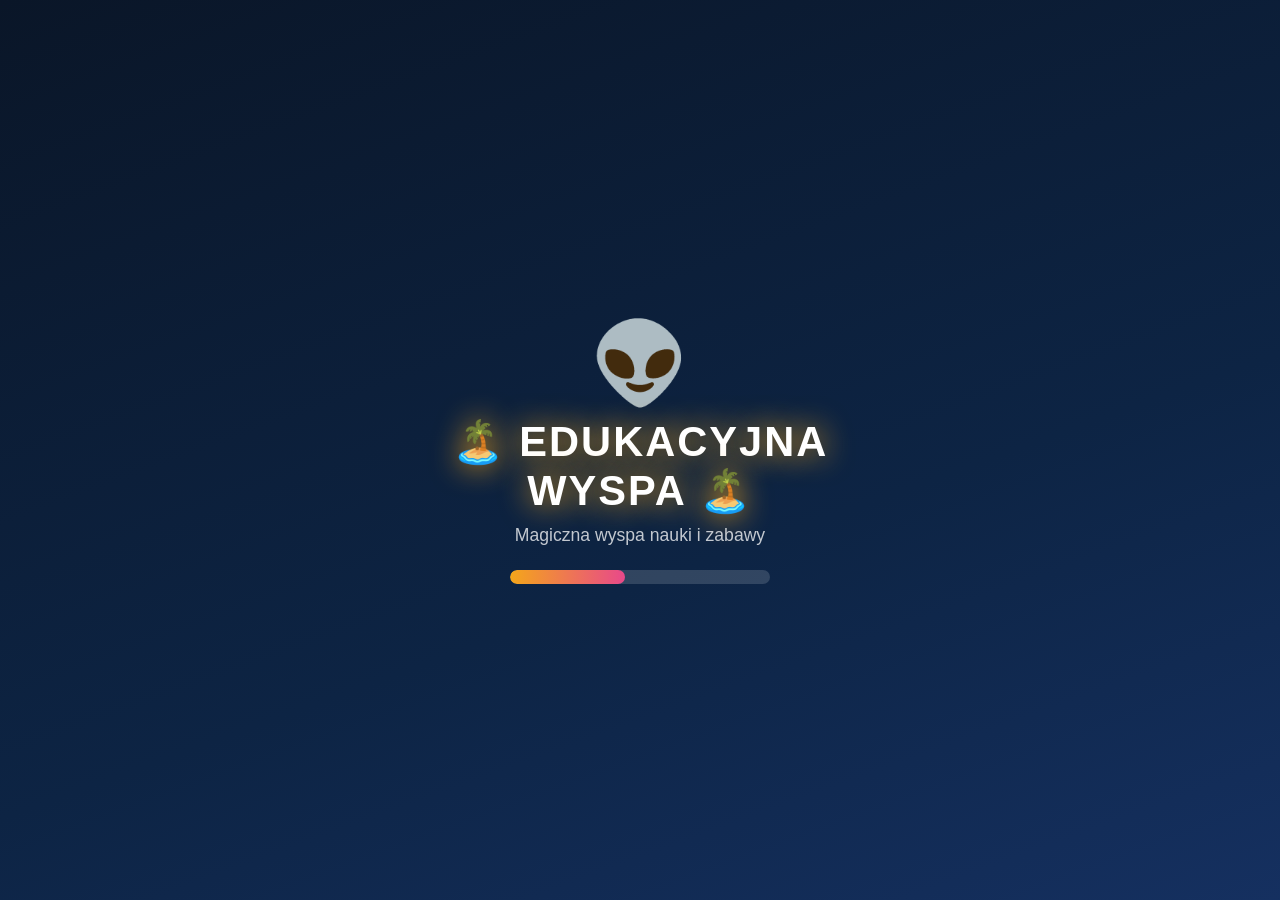
<file: index.html>
<!DOCTYPE html>
<html lang="pl">
<head>
<meta charset="UTF-8">
<meta name="viewport" content="width=device-width,initial-scale=1,maximum-scale=1,user-scalable=no,viewport-fit=cover">
<meta name="theme-color" content="#0a1628">
<meta name="apple-mobile-web-app-capable" content="yes">
<meta name="apple-mobile-web-app-status-bar-style" content="black-translucent">
<title>Edukacyjna Wyspa</title>
<link rel="manifest" href="manifest.json">
<link rel="icon" type="image/svg+xml" href="icon.svg">
<link rel="apple-touch-icon" href="icon.svg">
<link rel="stylesheet" href="styles.css">
</head>
<body>
<!-- ========== LOADING ========== -->
<div class="screen active" id="s-loading" onclick="startApp()">
  <div class="stitch-load" id="load-emoji">🌺</div>
  <div class="load-title">🏝️ EDUKACYJNA<br>WYSPA 🏝️</div>
  <div class="load-sub">Magiczna wyspa nauki i zabawy</div>
  <div class="load-bar-wrap"><div class="load-bar" id="load-bar"></div></div>
  <div class="tap-start" id="tap-start">👆 Dotknij, aby zacząć!</div>
</div>

<!-- ========== MAP ========== -->
<div class="screen" id="s-map">
  <div class="stars-bg" id="stars"></div>
  <svg class="map-island-bg" width="380" height="150" viewBox="0 0 380 150">
    <ellipse cx="190" cy="120" rx="170" ry="36" fill="#3d8a25"/>
    <ellipse cx="190" cy="115" rx="140" ry="28" fill="#4caf50"/>
    <circle cx="90" cy="90" r="20" fill="#3d8a25"/><rect x="87" y="100" width="6" height="20" fill="#5d3a1a"/>
    <circle cx="290" cy="85" r="18" fill="#3d8a25"/><rect x="287" y="98" width="6" height="18" fill="#5d3a1a"/>
  </svg>
  <div class="map-title" id="map-title" onpointerdown="parentLongPressStart()" onpointerup="parentLongPressEnd()" onpointerleave="parentLongPressEnd()">🏝️ EDUKACYJNA WYSPA</div>
  <div id="map-greeting" style="z-index:2;font-size:1rem;font-weight:700;color:var(--gold);margin-bottom:4px;min-height:20px"></div>
  <div class="hud">
    <div class="hud-chip">⭐ <span id="hud-stars">0</span></div>
    <div class="hud-chip coin-chip">🪙 <span id="hud-coins">0</span></div>
    <div class="hud-chip">🏆 Poziom <span id="hud-level">1</span></div>
    <div class="hud-chip"><div class="level-bar-wrap"><div class="level-bar" id="hud-levelbar"></div></div></div>
  </div>
  <div class="music-panel">
    <button id="music-toggle" onclick="toggleMusic()">🎵</button>
    <input type="range" class="vol-slider" id="vol-slider" min="0" max="100" value="55" oninput="setVolume(this.value)">
  </div>
  <div class="daily-banner" id="daily-banner" onclick="startDaily()">🎯 <span id="daily-text">Wyzwanie dnia</span></div>
  <div class="portal-grid" id="portal-grid"></div>
  <div class="map-bottom-row">
    <button class="map-mini-btn" onclick="goToScreen('s-ach');renderAchievements()">🏅 Osiągnięcia</button>
    <button class="map-mini-btn" onclick="goToScreen('s-shop');renderShop()">🛒 Sklepik</button>
    <button class="map-mini-btn" onclick="goToScreen('s-board');initBoard()">🎨 Tablica</button>
    <button class="map-mini-btn" onclick="goToScreen('s-cert');renderCertificate()">📜 Certyfikat</button>
    <button class="map-mini-btn" id="install-btn" onclick="installPWA()" style="display:none">📲 Zainstaluj</button>
  </div>
  <div id="visit-counter" style="z-index:2;margin-top:18px;font-size:.72rem;opacity:.55;text-align:center">👣 Odwiedziny: 0</div>
</div>

<!-- ========== ONBOARDING (imię + awatar) ========== -->
<div class="screen" id="s-onboard" style="background:linear-gradient(160deg,#0a1628,#1a1040,#0d2444)">
  <div class="game-screen" style="justify-content:center">
    <div class="game-title" style="color:var(--gold)">👋 Witaj na Wyspie!</div>
    <div class="game-subtitle">Jak masz na imię?</div>
    <input id="name-input" maxlength="12" placeholder="Twoje imię" onfocus="narrateNameInput()"
      style="font-size:1.2rem;padding:12px 18px;border-radius:16px;border:3px solid var(--gold);background:rgba(255,255,255,.1);color:#fff;text-align:center;width:min(280px,80vw);margin-bottom:6px">
    <div class="game-subtitle" style="margin-top:14px">Wybierz swojego bohatera:</div>
    <div id="avatar-picker" style="display:flex;flex-wrap:wrap;gap:10px;justify-content:center;max-width:340px;margin-bottom:18px"></div>
    <button class="big-btn" onclick="finishOnboard()">Zaczynamy! 🚀</button>
  </div>
</div>

<!-- ========== ZONE 1: LITERY ========== -->
<div class="screen" id="s-z1">
  <button class="back-btn" onclick="goBack()">← Mapa</button>
  <div class="hub"><div class="hub-title" style="color:var(--z1)">📖 Litery i Czytanie</div><div id="z1-cards"></div></div>
</div>
<div class="screen" id="s-z1a">
  <button class="back-btn" onclick="goBack()">← Litery</button>
  <button class="tut-btn" onclick="playTutorial('z1','z1a')">❓</button>
  <div class="game-screen">
    <div class="game-title" style="color:var(--z1)">🔤 Klawiatura Sticha</div>
    <div class="game-subtitle">Kliknij literę, żeby ją usłyszeć! 👂</div>
    <div class="letter-grid" id="letter-grid"></div>
  </div>
</div>
<div class="screen" id="s-z1b">
  <button class="back-btn" onclick="goBack()">← Litery</button>
  <button class="tut-btn" onclick="playTutorial('z1','z1b')">❓</button>
  <div class="game-screen">
    <div class="game-title" style="color:var(--z1)">🧩 Układanie Słów</div>
    <div id="word-emoji" class="word-emoji"></div>
    <div id="word-hint" class="word-hint"></div>
    <div class="slot-row" id="slot-row"></div>
    <div class="letter-options" id="letter-options"></div>
    <button class="big-btn" onclick="nextWord()" style="margin-top:6px">Następne słowo →</button>
  </div>
</div>
<div class="screen" id="s-z1c">
  <button class="back-btn" onclick="goBack()">← Litery</button>
  <button class="tut-btn" onclick="playTutorial('z1','z1c')">❓</button>
  <div class="game-screen">
    <div class="game-title" style="color:var(--z1)">🎵 Sylabowe Puzzle</div>
    <div class="game-subtitle" id="syl-word-name"></div>
    <div id="word-progress" class="word-progress"></div>
    <div class="syllable-row" id="syl-buttons"></div>
    <button class="big-btn" onclick="nextSylWord()" style="margin-top:8px">Następne słowo →</button>
  </div>
</div>
<div class="screen" id="s-z1d">
  <button class="back-btn" onclick="goBack()">← Litery</button>
  <button class="tut-btn" onclick="playTutorial('z1','z1d')">❓</button>
  <div class="game-screen">
    <div class="game-title" style="color:var(--z1)">🖼️ Dopasuj słowo</div>
    <div class="game-subtitle">Który napis pasuje do obrazka?</div>
    <div class="match-pic" id="match-pic"></div>
    <div class="match-opts" id="match-opts"></div>
    <button class="big-btn" onclick="nextMatch()" style="margin-top:12px">Następny →</button>
  </div>
</div>

<!-- ========== ZONE 2: PISANIE ========== -->
<div class="screen" id="s-z2">
  <button class="back-btn" onclick="goBack()">← Mapa</button>
  <button class="tut-btn" onclick="playTutorial('z2','z2')">❓</button>
  <div class="game-screen">
    <div class="game-title" style="color:var(--pink)">✏️ Pisanie z Wiolą</div>
    <div class="diff-row" id="z2-diff"></div>
    <div class="char-picker" id="char-picker"></div>
    <div class="canvas-wrap"><canvas id="draw-canvas" width="320" height="220"></canvas></div>
    <div class="draw-controls">
      <button class="big-btn pink" onclick="clearDrawing()">🗑️ Wymaż</button>
      <button class="big-btn green" onclick="saveDrawing()">💾 Zapisz</button>
      <button class="big-btn" onclick="checkCoverage()">✅ Sprawdź!</button>
    </div>
    <div class="coverage-bar-wrap"><div class="coverage-bar" id="cov-bar"></div></div>
    <div class="coverage-text" id="cov-text">Rysuj palcem po kropkach!</div>
    <div class="gallery" id="draw-gallery"></div>
  </div>
</div>

<!-- ========== ZONE 3: MATEMATYKA ========== -->
<div class="screen" id="s-z3">
  <button class="back-btn" onclick="goBack()">← Mapa</button>
  <div class="hub"><div class="hub-title" style="color:var(--z3)">💎 Matematyka</div><div id="z3-cards"></div></div>
</div>
<div class="screen" id="s-z3a">
  <button class="back-btn" onclick="goBack()">← Matematyka</button>
  <button class="tut-btn" onclick="playTutorial('z3','z3a')">❓</button>
  <div class="game-screen">
    <div class="game-title" style="color:var(--cyan)">💎 Liczenie Diamentów</div>
    <div class="game-subtitle">Dotykaj diamenty i licz ze Stichem!</div>
    <div class="count-display" id="count-display">0</div>
    <div class="diamond-grid" id="diamond-grid"></div>
    <div style="margin:8px 0;font-size:.9rem;opacity:.8">Ile ich jest razem?</div>
    <div class="ans-row" id="diamond-answers"></div>
    <button class="big-btn cyan" onclick="nextDiamond()" style="margin-top:14px">Nowe zadanie →</button>
  </div>
</div>
<div class="screen" id="s-z3b">
  <button class="back-btn" onclick="goBack()">← Matematyka</button>
  <button class="tut-btn" onclick="playTutorial('z3','z3b')">❓</button>
  <div class="game-screen">
    <div class="game-title" style="color:var(--cyan)">🧮 Działania</div>
    <div class="diff-row" id="z3b-ops"></div>
    <div class="math-emoji-row" id="math-emoji"></div>
    <div class="math-eq" id="math-eq"></div>
    <div class="ans-row" id="math-answers"></div>
    <button class="big-btn cyan" onclick="nextMath()" style="margin-top:14px">Nowe zadanie →</button>
  </div>
</div>
<div class="screen" id="s-z3c">
  <button class="back-btn" onclick="goBack()">← Matematyka</button>
  <button class="tut-btn" onclick="playTutorial('z3','z3c')">❓</button>
  <div class="game-screen">
    <div class="game-title" style="color:var(--cyan)">🎈 Balony Matematyczne</div>
    <div class="balloon-target" id="balloon-target"></div>
    <div class="balloon-field" id="balloon-field"></div>
    <div class="mem-score" id="balloon-score" style="margin-top:10px">Trafienia: 0 / 5</div>
  </div>
</div>

<!-- ========== ZONE 4: GRY ========== -->
<div class="screen" id="s-z4">
  <button class="back-btn" onclick="goBack()">← Mapa</button>
  <div class="hub"><div class="hub-title" style="color:var(--z4)">🎮 Gry i Zabawy</div><div id="z4-cards"></div></div>
</div>
<div class="screen" id="s-z4a">
  <button class="back-btn" onclick="goBack()">← Gry</button>
  <button class="tut-btn" onclick="playTutorial('z4','z4a')">❓</button>
  <div class="game-screen">
    <div class="game-title" style="color:var(--z4)">🃏 Memory</div>
    <div class="diff-row" id="mem-diff"></div>
    <div class="mem-score" id="mem-score">Pary: 0</div>
    <div class="memory-grid" id="memory-grid"></div>
    <button class="big-btn green" onclick="initMemory()" style="margin-top:14px">🔄 Nowa gra</button>
  </div>
</div>
<div class="screen" id="s-z4b">
  <button class="back-btn" onclick="goBack()">← Gry</button>
  <button class="tut-btn" onclick="playTutorial('z4','z4b')">❓</button>
  <div class="game-screen">
    <div class="game-title" style="color:var(--z4)">⭕ Kółko i Krzyżyk</div>
    <div class="game-subtitle">Ty = 💙 Stich (X) | Komputer = 💖 Wojan (O)</div>
    <div class="ttt-status" id="ttt-status">Twoja kolej!</div>
    <div class="ttt-grid" id="ttt-grid"></div>
    <button class="big-btn green" onclick="initTTT()" style="margin-top:14px">🔄 Nowa gra</button>
  </div>
</div>
<div class="screen" id="s-z4c">
  <button class="back-btn" onclick="goBack()">← Gry</button>
  <button class="tut-btn" onclick="playTutorial('z4','z4c')">❓</button>
  <div class="game-screen">
    <div class="game-title" style="color:var(--z4)">🎲 Edukacyjny Chińczyk</div>
    <div class="players-row" id="chin-players"></div>
    <div class="chinczyk-info" id="chin-info">💙 Ty | 💚 Creeper</div>
    <div class="chinczyk-track" id="chin-track"></div>
    <div class="dice-display" id="dice-disp">🎲</div>
    <div id="quiz-area" style="width:100%"></div>
    <button class="big-btn green" id="chin-roll-btn" onclick="rollDice()">🎲 Rzuć kostką!</button>
    <button class="big-btn ghost" onclick="initChinczyk()" style="margin-top:8px">🔄 Nowa gra</button>
  </div>
</div>

<!-- ========== ZONE 5: LOGIKA ========== -->
<div class="screen" id="s-z5">
  <button class="back-btn" onclick="goBack()">← Mapa</button>
  <div class="hub"><div class="hub-title" style="color:var(--z5)">🧠 Logika i Obserwacja</div><div id="z5-cards"></div></div>
</div>
<div class="screen" id="s-z5a">
  <button class="back-btn" onclick="goBack()">← Logika</button>
  <button class="tut-btn" onclick="playTutorial('z5','z5a')">❓</button>
  <div class="game-screen">
    <div class="game-title" style="color:var(--z5)">🔢 Co dalej?</div>
    <div class="game-subtitle">Dokończ wzór — co pasuje w miejsce ❓</div>
    <div class="seq-row" id="seq-row"></div>
    <div class="seq-opts" id="seq-opts"></div>
    <button class="big-btn purple" onclick="nextSequence()" style="margin-top:14px">Następny →</button>
  </div>
</div>
<div class="screen" id="s-z5b">
  <button class="back-btn" onclick="goBack()">← Logika</button>
  <button class="tut-btn" onclick="playTutorial('z5','z5b')">❓</button>
  <div class="game-screen">
    <div class="game-title" style="color:var(--z5)">🔍 Znajdź różnicę</div>
    <div class="game-subtitle" id="diff-sub">Dotknij to, co jest inne!</div>
    <div class="seq-row"><div class="seq-item" style="border:none;font-size:.9rem;opacity:.7">Znalezione: <span id="diff-found">0</span>/<span id="diff-total">0</span></div></div>
    <div class="diff-scene"><div class="diff-grid" id="diff-grid"></div></div>
    <button class="big-btn purple" onclick="nextDifference()" style="margin-top:14px">Następny →</button>
  </div>
</div>
<div class="screen" id="s-z5c">
  <button class="back-btn" onclick="goBack()">← Logika</button>
  <button class="tut-btn" onclick="playTutorial('z5','z5c')">❓</button>
  <div class="game-screen">
    <div class="game-title" style="color:var(--z5)">🧩 Puzzle</div>
    <div class="game-subtitle">Przeciągnij części na właściwe miejsca!</div>
    <div class="puzzle-board" id="puzzle-board"></div>
    <div class="puz-tray" id="puzzle-tray"></div>
    <button class="big-btn purple" onclick="initPuzzle()" style="margin-top:14px">Nowy obrazek →</button>
  </div>
</div>
<div class="screen" id="s-z5d">
  <button class="back-btn" onclick="goBack()">← Logika</button>
  <button class="tut-btn" onclick="playTutorial('z5','z5d')">❓</button>
  <div class="game-screen">
    <div class="game-title" style="color:var(--z5)">🌀 Labirynt</div>
    <div class="game-subtitle">Przesuń palcem 💙 do 🏆!</div>
    <div id="maze-wrap" class="maze-wrap"></div>
    <button class="big-btn purple" onclick="initMaze()" style="margin-top:14px">Nowy labirynt →</button>
  </div>
</div>

<!-- ========== ZONE 6: UBIERANKI / OPIEKA ========== -->
<div class="screen" id="s-z6">
  <button class="back-btn" onclick="goBack()">← Mapa</button>
  <div class="hub"><div class="hub-title" style="color:var(--z6)">👗 Ubieranki i Opieka</div><div id="z6-cards"></div></div>
</div>
<div class="screen" id="s-z6a">
  <button class="back-btn" onclick="goBack()">← Ubieranki</button>
  <button class="tut-btn" onclick="playTutorial('z6','z6a')">❓</button>
  <div class="game-screen">
    <div class="game-title" style="color:var(--z6)">👗 Ubieranki</div>
    <div class="char-toggle" id="dress-char-toggle"></div>
    <div class="theme-row" id="dress-themes"></div>
    <div class="dress-stage">
      <div class="dress-char" id="dress-base">👧</div>
      <div class="dress-layer dl-hat" id="dl-hat"></div>
      <div class="dress-layer dl-acc" id="dl-acc"></div>
      <div class="dress-layer dl-body" id="dl-body"></div>
      <div class="dress-layer dl-feet" id="dl-feet"></div>
    </div>
    <div class="wardrobe" id="wardrobe"></div>
    <button class="big-btn" onclick="celebrateDress()" style="margin-top:12px;background:var(--z6)">✨ Gotowe!</button>
  </div>
</div>
<div class="screen" id="s-z6b">
  <button class="back-btn" onclick="goBack()">← Opieka</button>
  <button class="tut-btn" onclick="playTutorial('z6','z6b')">❓</button>
  <div class="game-screen">
    <div class="game-title" style="color:var(--z6)">🐾 Opieka nad zwierzakiem</div>
    <div class="char-toggle" id="pet-toggle"></div>
    <div class="pet-stage" id="pet-stage">🐶</div>
    <div class="meters" id="pet-meters"></div>
    <div class="care-actions">
      <button class="care-btn" onclick="petAction('feed')">🍖</button>
      <button class="care-btn" onclick="petAction('wash')">🧼</button>
      <button class="care-btn" onclick="petAction('play')">🎾</button>
      <button class="care-btn" onclick="petAction('sleep')">😴</button>
    </div>
  </div>
</div>
<div class="screen" id="s-z6c">
  <button class="back-btn" onclick="goBack()">← Gotowanie</button>
  <button class="tut-btn" onclick="playTutorial('z6','z6c')">❓</button>
  <div class="game-screen">
    <div class="game-title" style="color:var(--z6)">🍳 Gotowanie</div>
    <div class="game-subtitle" id="cook-goal">Zrób pyszną kanapkę!</div>
    <div class="plate" id="cook-plate"></div>
    <div class="ingredient-tray" id="cook-tray"></div>
    <button class="big-btn" onclick="serveDish()" style="margin-top:10px;background:var(--z6)">🍽️ Podaj!</button>
  </div>
</div>
<div class="screen" id="s-z6d">
  <button class="back-btn" onclick="goBack()">← Salon</button>
  <button class="tut-btn" onclick="playTutorial('z6','z6d')">❓</button>
  <div class="game-screen">
    <div class="game-title" style="color:var(--z6)">💅 Salon piękności</div>
    <div class="game-subtitle">Wybierz kolor i pomaluj paznokcie!</div>
    <div class="nails" id="nails"></div>
    <div class="palette" id="nail-palette"></div>
    <button class="big-btn" onclick="celebrate('Pięknie! 💅','Gotowy manicure!',3,'z6d')" style="margin-top:14px;background:var(--z6)">✨ Gotowe!</button>
  </div>
</div>

<!-- ========== EXTRA GAMES ========== -->
<div class="screen" id="s-cbn">
  <button class="back-btn" onclick="goBack()">← Logika</button>
  <button class="tut-btn" onclick="playTutorial('z5','cbn')">❓</button>
  <div class="game-screen">
    <div class="game-title" style="color:var(--z5)">🎨 Maluj po numerach</div>
    <div class="game-subtitle">Wybierz kolor i dotknij pól z tą cyfrą!</div>
    <div class="cbn-grid" id="cbn-grid"></div>
    <div class="cbn-palette" id="cbn-palette"></div>
    <button class="big-btn purple" onclick="initCBN()" style="margin-top:12px">Nowy obrazek →</button>
  </div>
</div>
<div class="screen" id="s-shadow">
  <button class="back-btn" onclick="goBack()">← Logika</button>
  <button class="tut-btn" onclick="playTutorial('z5','shadow')">❓</button>
  <div class="game-screen">
    <div class="game-title" style="color:var(--z5)">🌚 Znajdź cień</div>
    <div class="game-subtitle">Który obrazek pasuje do cienia?</div>
    <div class="shadow-target" id="shadow-target"></div>
    <div class="shadow-opts" id="shadow-opts"></div>
    <button class="big-btn purple" onclick="nextShadow()" style="margin-top:14px">Następny →</button>
  </div>
</div>
<div class="screen" id="s-sort">
  <button class="back-btn" onclick="goBack()">← Logika</button>
  <button class="tut-btn" onclick="playTutorial('z5','sort')">❓</button>
  <div class="game-screen">
    <div class="game-title" style="color:var(--z5)">📦 Sortowanie</div>
    <div class="game-subtitle" id="sort-goal">Przeciągnij do właściwego pojemnika!</div>
    <div class="sort-items" id="sort-items"></div>
    <div class="bins" id="sort-bins"></div>
  </div>
</div>
<div class="screen" id="s-beads">
  <button class="back-btn" onclick="goBack()">← Ubieranki</button>
  <button class="tut-btn" onclick="playTutorial('z6','beads')">❓</button>
  <div class="game-screen">
    <div class="game-title" style="color:var(--z6)">📿 Koraliki</div>
    <div class="game-subtitle">Twórz własny wzór z koralików!</div>
    <div class="bead-string" id="bead-string"></div>
    <div class="bead-palette" id="bead-palette"></div>
    <div class="care-actions" style="margin-top:10px">
      <button class="big-btn ghost" onclick="clearBeads()">🗑️ Wyczyść</button>
      <button class="big-btn" onclick="celebrate('Cudny naszyjnik! 📿','Piękny wzór!',3,'beads')" style="background:var(--z6)">✨ Gotowe!</button>
    </div>
  </div>
</div>

<!-- ========== ACHIEVEMENTS ========== -->
<div class="screen" id="s-ach">
  <button class="back-btn" onclick="goBack()">← Mapa</button>
  <div class="game-screen">
    <div class="game-title" style="color:var(--gold)">🏅 Moje Osiągnięcia</div>
    <div class="game-subtitle" id="ach-summary"></div>
    <div class="ach-grid" id="ach-grid"></div>
  </div>
</div>

<!-- ========== PARENT PANEL ========== -->
<div class="modal-bg" id="parent-modal">
  <div class="modal">
    <h2>👨‍👩‍👧 Panel Rodzica</h2>
    <div id="parent-stats"></div>
    <div style="margin-top:14px;font-size:.9rem;font-weight:700">🎵 Dźwięk</div>
    <div class="stat-row"><span>Muzyka</span><button class="m-btn" style="width:auto;margin:0;padding:6px 14px;background:var(--gold)" id="pp-music" onclick="toggleMusic()">—</button></div>
    <button class="m-btn" style="background:var(--red);color:#fff" onclick="resetProgress()">🗑️ Resetuj postęp dziecka</button>
    <button class="m-btn" style="background:var(--gold)" onclick="closeParent()">✖️ Zamknij</button>
  </div>
</div>

<!-- ========== ZONE 7: KOLORY ========== -->
<div class="screen" id="s-z7"><button class="back-btn" onclick="goBack()">← Mapa</button>
  <div class="hub"><div class="hub-title" style="color:var(--z7)">🎨 Kolory</div><div id="z7-cards"></div></div></div>
<div class="screen" id="s-z7a"><button class="back-btn" onclick="goBack()">← Kolory</button><button class="tut-btn" onclick="playTutorial('z7','z7a')">❓</button>
  <div class="game-screen"><div class="game-title" style="color:var(--z7)">👆 Kliknij kolor</div>
    <div class="game-subtitle" id="color-prompt"></div>
    <div class="color-grid" id="color-grid"></div></div></div>
<div class="screen" id="s-z7b"><button class="back-btn" onclick="goBack()">← Kolory</button><button class="tut-btn" onclick="playTutorial('z7','z7b')">❓</button>
  <div class="game-screen"><div class="game-title" style="color:var(--z7)">📦 Sortuj kolory</div>
    <div class="game-subtitle" id="csort-goal">Przeciągnij do właściwego koszyka!</div>
    <div class="sort-items" id="csort-items"></div><div class="bins" id="csort-bins"></div></div></div>
<div class="screen" id="s-z7c"><button class="back-btn" onclick="goBack()">← Kolory</button><button class="tut-btn" onclick="playTutorial('z7','z7c')">❓</button>
  <div class="game-screen"><div class="game-title" style="color:var(--z7)">🌈 Mieszanie kolorów</div>
    <div class="game-subtitle">Połącz dwa kolory i zobacz, co powstanie!</div>
    <div class="mix-row" id="mix-row"></div>
    <div class="mix-result" id="mix-result">❓</div>
    <div class="mix-goal" id="mix-goal"></div></div></div>

<!-- ========== ZONE 8: KSZTAŁTY ========== -->
<div class="screen" id="s-z8"><button class="back-btn" onclick="goBack()">← Mapa</button>
  <div class="hub"><div class="hub-title" style="color:var(--z8)">🔷 Kształty</div><div id="z8-cards"></div></div></div>
<div class="screen" id="s-z8a"><button class="back-btn" onclick="goBack()">← Kształty</button><button class="tut-btn" onclick="playTutorial('z8','z8a')">❓</button>
  <div class="game-screen"><div class="game-title" style="color:var(--z8)">🔍 Poznaj kształty</div>
    <div class="game-subtitle" id="shape-prompt"></div>
    <div class="shape-grid" id="shape-grid"></div></div></div>
<div class="screen" id="s-z8b"><button class="back-btn" onclick="goBack()">← Kształty</button><button class="tut-btn" onclick="playTutorial('z8','z8b')">❓</button>
  <div class="game-screen"><div class="game-title" style="color:var(--z8)">🧩 Dopasuj kształt</div>
    <div class="game-subtitle">Który przedmiot ma taki kształt?</div>
    <div class="shape-big" id="shape-big"></div>
    <div class="shape-opts" id="shapematch-opts"></div>
    <button class="big-btn" onclick="nextShapeMatch()" style="margin-top:14px;background:var(--z8)">Następny →</button></div></div>

<!-- ========== ZONE 9: ZWIERZĘTA ========== -->
<div class="screen" id="s-z9"><button class="back-btn" onclick="goBack()">← Mapa</button>
  <div class="hub"><div class="hub-title" style="color:var(--z9)">🦁 Zwierzęta</div><div id="z9-cards"></div></div></div>
<div class="screen" id="s-z9a"><button class="back-btn" onclick="goBack()">← Zwierzęta</button><button class="tut-btn" onclick="playTutorial('z9','z9a')">❓</button>
  <div class="game-screen"><div class="game-title" style="color:var(--z9)">🔊 Głosy zwierząt</div>
    <div class="game-subtitle">Dotknij zwierzę i posłuchaj!</div>
    <div class="animal-grid" id="animal-grid"></div></div></div>
<div class="screen" id="s-z9b"><button class="back-btn" onclick="goBack()">← Zwierzęta</button><button class="tut-btn" onclick="playTutorial('z9','z9b')">❓</button>
  <div class="game-screen"><div class="game-title" style="color:var(--z9)">🏠 Gdzie mieszka?</div>
    <div class="game-subtitle" id="home-q"></div>
    <div class="shape-big" id="home-animal"></div>
    <div class="shape-opts" id="home-opts"></div>
    <button class="big-btn" onclick="nextAnimalHome()" style="margin-top:14px;background:var(--z9)">Następne →</button></div></div>
<div class="screen" id="s-z9c"><button class="back-btn" onclick="goBack()">← Zwierzęta</button><button class="tut-btn" onclick="playTutorial('z9','z9c')">❓</button>
  <div class="game-screen"><div class="game-title" style="color:var(--z9)">🍽️ Czym się żywi?</div>
    <div class="game-subtitle" id="food-q"></div>
    <div class="shape-big" id="food-animal"></div>
    <div class="shape-opts" id="food-opts"></div>
    <button class="big-btn" onclick="nextAnimalFood()" style="margin-top:14px;background:var(--z9)">Następne →</button></div></div>

<!-- ========== ZONE 10: CZAS ========== -->
<div class="screen" id="s-z10"><button class="back-btn" onclick="goBack()">← Mapa</button>
  <div class="hub"><div class="hub-title" style="color:var(--z10)">🕐 Czas</div><div id="z10-cards"></div></div></div>
<div class="screen" id="s-z10a"><button class="back-btn" onclick="goBack()">← Czas</button><button class="tut-btn" onclick="playTutorial('z10','z10a')">❓</button>
  <div class="game-screen"><div class="game-title" style="color:var(--z10)">🌅 Pory dnia</div>
    <div class="game-subtitle" id="tod-q"></div>
    <div class="shape-big" id="tod-activity"></div>
    <div class="shape-opts" id="tod-opts"></div>
    <button class="big-btn" onclick="nextTimeOfDay()" style="margin-top:14px;background:var(--z10)">Następne →</button></div></div>
<div class="screen" id="s-z10b"><button class="back-btn" onclick="goBack()">← Czas</button><button class="tut-btn" onclick="playTutorial('z10','z10b')">❓</button>
  <div class="game-screen"><div class="game-title" style="color:var(--z10)">🕐 Która godzina?</div>
    <div class="game-subtitle">Popatrz na zegar i wybierz godzinę!</div>
    <svg id="clock-svg" width="200" height="200" viewBox="0 0 200 200"></svg>
    <div class="ans-row" id="clock-opts"></div>
    <button class="big-btn" onclick="nextClock()" style="margin-top:14px;background:var(--z10)">Następny →</button></div></div>

<!-- ========== ZONE 11: MUZYKA ========== -->
<div class="screen" id="s-z11"><button class="back-btn" onclick="goBack()">← Mapa</button>
  <div class="hub"><div class="hub-title" style="color:var(--z11)">🎹 Muzyka</div><div id="z11-cards"></div></div></div>
<div class="screen" id="s-z11a"><button class="back-btn" onclick="goBack()">← Muzyka</button><button class="tut-btn" onclick="playTutorial('z11','z11a')">❓</button>
  <div class="game-screen"><div class="game-title" style="color:var(--z11)">🎹 Pianino</div>
    <div class="game-subtitle">Dotykaj klawisze i graj melodie!</div>
    <div class="piano" id="piano"></div></div></div>
<div class="screen" id="s-z11b"><button class="back-btn" onclick="goBack()">← Muzyka</button><button class="tut-btn" onclick="playTutorial('z11','z11b')">❓</button>
  <div class="game-screen"><div class="game-title" style="color:var(--z11)">🎵 Zapamiętaj melodię</div>
    <div class="game-subtitle" id="simon-status">Patrz i słuchaj, potem powtórz!</div>
    <div class="simon-grid" id="simon-grid"></div>
    <button class="big-btn" id="simon-start" onclick="simonStart()" style="margin-top:16px;background:var(--z11)">▶️ Start</button></div></div>

<!-- ========== TABLICA RYSUNKOWA ========== -->
<div class="screen" id="s-board"><button class="back-btn" onclick="goBack()">← Mapa</button>
  <div class="game-screen"><div class="game-title" style="color:var(--cyan)">🎨 Tablica rysunkowa</div>
    <div class="canvas-wrap" style="border-color:var(--cyan)"><canvas id="board-canvas" width="340" height="240"></canvas></div>
    <div class="bead-palette" id="board-palette" style="margin-top:10px"></div>
    <div class="draw-controls">
      <button class="big-btn ghost" onclick="boardClear()">🗑️ Wyczyść</button>
      <button class="big-btn cyan" onclick="boardErase()" id="board-erase-btn">🧽 Gumka</button>
    </div></div></div>

<!-- ========== CERTYFIKAT ========== -->
<div class="screen" id="s-cert" style="background:linear-gradient(160deg,#0a1628,#241a40,#0d2444);overflow-y:auto">
  <button class="back-btn" onclick="goBack()">← Mapa</button>
  <div class="game-screen"><div id="cert-box"></div>
    <button class="big-btn" onclick="window.print()" style="margin-top:16px">🖨️ Wydrukuj</button></div></div>

<!-- ========== Z4D: WĘŻYK ========== -->
<div class="screen" id="s-z4d"><button class="back-btn" onclick="goBack()">← Gry</button><button class="tut-btn" onclick="playTutorial('z4','z4d')">❓</button>
  <div class="game-screen"><div class="game-title" style="color:var(--z4)">🐍 Wężyk</div>
    <div class="diff-row" id="snake-diff"></div>
    <div class="snake-score" id="snake-score">Jabłka: 0</div>
    <canvas id="snake-canvas" width="300" height="300"></canvas>
    <div class="dpad">
      <button class="sp"></button><button onclick="snakeDir(0,-1)">⬆️</button><button class="sp"></button>
      <button onclick="snakeDir(-1,0)">⬅️</button><button onclick="snakeTogglePause()" id="snake-pause">⏸️</button><button onclick="snakeDir(1,0)">➡️</button>
      <button class="sp"></button><button onclick="snakeDir(0,1)">⬇️</button><button class="sp"></button>
    </div>
    <button class="big-btn green" onclick="initSnake()" style="margin-top:10px">🔄 Nowa gra</button></div></div>

<!-- ========== Z4E: KOLOROWA KOSTKA ========== -->
<div class="screen" id="s-z4e"><button class="back-btn" onclick="goBack()">← Gry</button><button class="tut-btn" onclick="playTutorial('z4','z4e')">❓</button>
  <div class="game-screen"><div class="game-title" style="color:var(--z4)">🧊 Kolorowa Kostka</div>
    <div class="diff-row" id="cube-diff"></div>
    <div class="cube-label">🎯 Ułóż tak jak na wzorze:</div>
    <div class="cube-target" id="cube-target"></div>
    <div class="cube-label">👇 Dotykaj pola, aby zmienić kolor:</div>
    <div class="cube-board" id="cube-board"></div>
    <div class="palette" id="cube-palette" style="margin-top:8px"></div>
    <button class="big-btn green" onclick="initCube()" style="margin-top:10px">🔄 Nowa kostka</button></div></div>

<!-- ========== Z3D: PORÓWNYWANIE LICZB ========== -->
<div class="screen" id="s-z3d"><button class="back-btn" onclick="goBack()">← Matematyka</button><button class="tut-btn" onclick="playTutorial('z3','z3d')">❓</button>
  <div class="game-screen"><div class="game-title" style="color:var(--cyan)">⚖️ Co jest większe?</div>
    <div class="game-subtitle">Wybierz znak: większe, mniejsze czy równe?</div>
    <div class="compare-row" id="compare-row"></div>
    <div class="compare-ops" id="compare-ops"></div>
    <button class="big-btn cyan" onclick="nextCompare()" style="margin-top:14px">Następne →</button></div></div>

<!-- ========== Z5E: CO NIE PASUJE ========== -->
<div class="screen" id="s-z5e"><button class="back-btn" onclick="goBack()">← Logika</button><button class="tut-btn" onclick="playTutorial('z5','z5e')">❓</button>
  <div class="game-screen"><div class="game-title" style="color:var(--z5)">🤔 Co tu nie pasuje?</div>
    <div class="game-subtitle" id="odd-sub">Dotknij obrazek, który nie pasuje do reszty!</div>
    <div class="shape-opts" id="odd-grid" style="flex-wrap:wrap;max-width:360px"></div>
    <button class="big-btn purple" onclick="nextOddOne()" style="margin-top:14px">Następne →</button></div></div>

<!-- ========== SKLEPIK ========== -->
<div class="screen" id="s-shop"><button class="back-btn" onclick="goBack()">← Mapa</button>
  <div class="game-screen"><div class="game-title" style="color:var(--gold)">🛒 Sklepik</div>
    <div class="game-subtitle" id="shop-coins">Masz 🪙 0 monet</div>
    <div class="shop-grid" id="shop-grid"></div></div></div>

<!-- ========== PIN RODZICA ========== -->
<div class="pin-overlay" id="pin-overlay">
  <div class="pin-box">
    <h2 id="pin-title" style="font-size:1.2rem">🔒 Panel rodzica</h2>
    <div class="pin-msg" id="pin-msg">Podaj kod PIN</div>
    <div class="pin-display" id="pin-display"></div>
    <div class="pin-pad" id="pin-pad"></div>
    <button class="big-btn ghost" onclick="closePin()" style="margin-top:12px;width:100%">Anuluj</button>
  </div>
</div>

<!-- ========== BLOKADA CZASOWA ========== -->
<div class="lock-overlay" id="lock-overlay">
  <div style="font-size:4.5rem">🌙</div>
  <div style="font-size:1.6rem;font-weight:900;color:var(--gold);margin:14px 0">Koniec grania na dziś!</div>
  <div style="opacity:.85;max-width:320px">Dzienny czas zabawy minął. Czas odpocząć! 😴<br>Rodzic może odblokować kodem PIN.</div>
  <button class="big-btn" style="margin-top:20px" onclick="unlockWithPin()">🔓 Odblokuj (rodzic)</button>
</div>

<!-- ========== OVERLAYS ========== -->
<div id="hint-layer"></div>
<div class="hint-toast" id="hint-toast"></div>
<div class="mascot-pop" id="mascot-pop">👽</div>

<script src="app.js" defer></script>
</body>
</html>
</file>
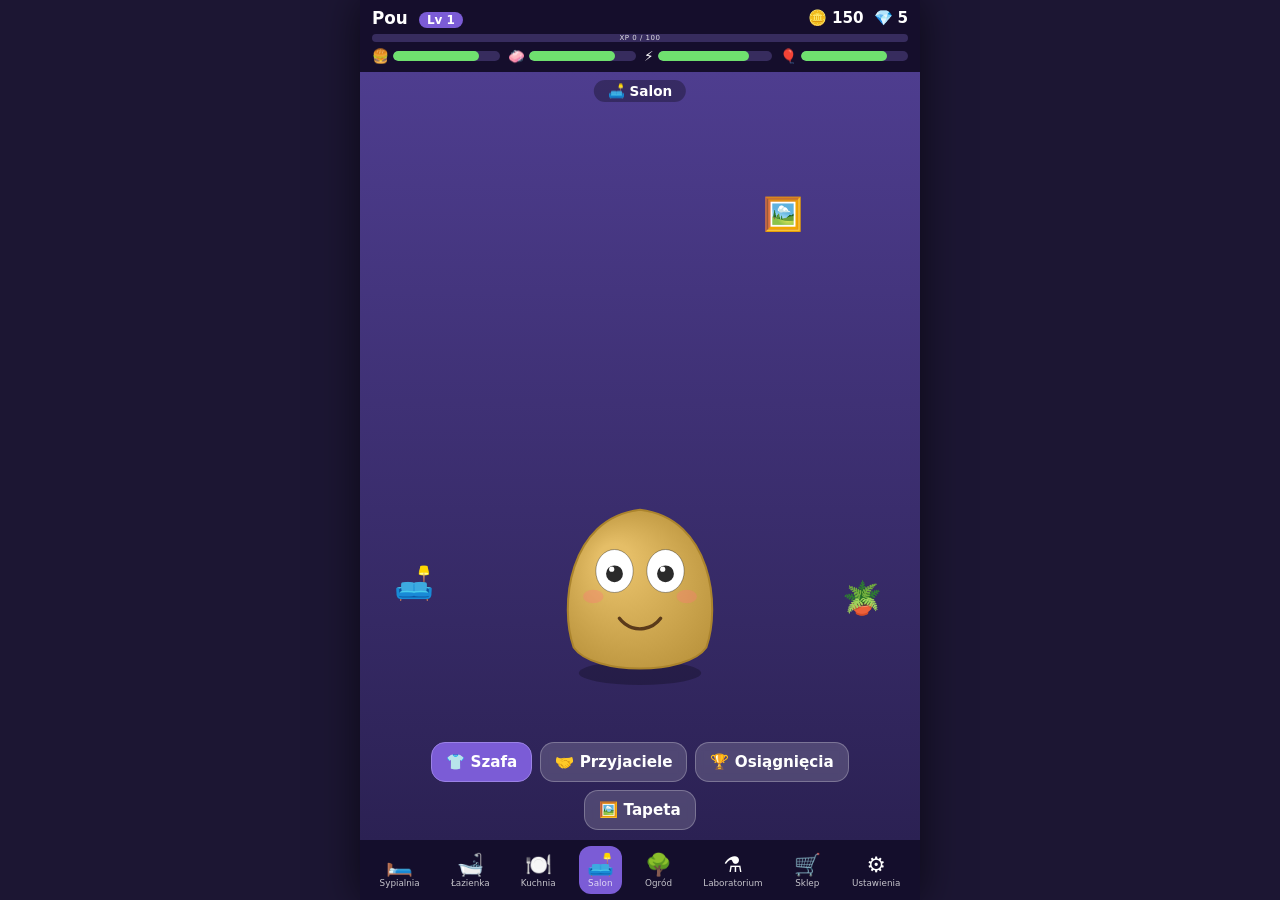
<file: pou-clone/index.html>
<!DOCTYPE html>
<html lang="pl">
<head>
  <meta charset="UTF-8">
  <meta name="viewport" content="width=device-width, initial-scale=1.0, maximum-scale=1.0, user-scalable=no, viewport-fit=cover">
  <meta name="theme-color" content="#7b5cd6">
  <meta name="mobile-web-app-capable" content="yes">
  <meta name="apple-mobile-web-app-capable" content="yes">
  <meta name="apple-mobile-web-app-status-bar-style" content="black-translucent">
  <title>Pou Clone — wirtualny zwierzak</title>
  <link rel="manifest" href="manifest.json">
  <link rel="icon" href="icon.svg" type="image/svg+xml">
  <link rel="apple-touch-icon" href="icon.svg">
  <link rel="stylesheet" href="styles.css">
</head>
<body>
  <div id="app">

    <!-- ====== HUD: staty + waluty ====== -->
    <header id="hud">
      <div id="hud-top">
        <div id="pou-name-level">
          <span id="pou-name">Pou</span>
          <span id="pou-level" class="badge">Lv 1</span>
        </div>
        <div id="currencies">
          <span class="currency" id="cur-coins" title="Monety">🪙 <b id="coins-val">0</b></span>
          <span class="currency" id="cur-gems" title="Gemy">💎 <b id="gems-val">0</b></span>
        </div>
      </div>
      <div id="xp-wrap"><div id="xp-bar"></div><span id="xp-label"></span></div>
      <div id="stat-bars">
        <div class="stat" data-stat="hunger"><span class="stat-ico">🍔</span><div class="bar"><div class="fill"></div></div></div>
        <div class="stat" data-stat="hygiene"><span class="stat-ico">🧼</span><div class="bar"><div class="fill"></div></div></div>
        <div class="stat" data-stat="energy"><span class="stat-ico">⚡</span><div class="bar"><div class="fill"></div></div></div>
        <div class="stat" data-stat="fun"><span class="stat-ico">🎈</span><div class="bar"><div class="fill"></div></div></div>
      </div>
    </header>

    <!-- ====== Pokój ====== -->
    <main id="room-view">
      <div id="room-decor"></div>
      <canvas id="pou-canvas"></canvas>
      <div id="room-title"></div>
      <div id="room-ui"></div>
      <div id="sleep-overlay" class="hidden"><div id="sleep-zzz">💤</div></div>
      <div id="fx-layer"></div>
    </main>

    <!-- ====== Nawigacja pokoi ====== -->
    <nav id="room-nav"></nav>

    <!-- ====== Modal (sklep, gry, ustawienia...) ====== -->
    <div id="modal-backdrop" class="hidden">
      <div id="modal">
        <div id="modal-header">
          <span id="modal-title"></span>
          <button id="modal-close" aria-label="Zamknij">✕</button>
        </div>
        <div id="modal-body"></div>
      </div>
    </div>

    <!-- ====== Pełnoekranowa mini-gra ====== -->
    <div id="game-screen" class="hidden">
      <div id="game-hud">
        <span id="game-score">0</span>
        <span id="game-lives"></span>
        <button id="game-quit">✕</button>
      </div>
      <canvas id="game-canvas"></canvas>
      <div id="game-msg" class="hidden"></div>
    </div>

    <div id="toast-wrap"></div>
  </div>

  <script src="js/data.js"></script>
  <script src="js/audio.js"></script>
  <script src="js/state.js"></script>
  <script src="js/pou.js"></script>
  <script src="js/minigames.js"></script>
  <script src="js/ui.js"></script>
  <script src="js/main.js"></script>
</body>
</html>
</file>
<file: styles.css>
:root{
  --bg:#0a1628; --ocean:#0d2444;
  --gold:#f4a61a; --pink:#e8498a; --cyan:#3dd5f3; --green:#4caf50; --red:#e53935; --white:#fff;
  --z1:#f4a61a;  /* litery */
  --z2:#e8498a;  /* pisanie */
  --z3:#3dd5f3;  /* matematyka */
  --z4:#56c275;  /* gry */
  --z5:#9b6dff;  /* logika */
  --z6:#ff8fab;  /* ubieranki / opieka */
  --z7:#ff6b6b;  /* kolory */
  --z8:#5b8def;  /* kształty */
  --z9:#46c2a0;  /* zwierzęta */
  --z10:#ffb443; /* czas */
  --z11:#c77dff; /* muzyka */
}
*{box-sizing:border-box;margin:0;padding:0;-webkit-tap-highlight-color:transparent;touch-action:manipulation;-webkit-user-select:none;user-select:none}
input{-webkit-user-select:text;user-select:text;font-family:inherit}
html,body{width:100%;height:100%;overflow:hidden;background:var(--bg);font-family:'Segoe UI',Arial,sans-serif;color:var(--white)}
.screen{position:fixed;inset:0;display:none;flex-direction:column;align-items:center;justify-content:center;overflow:hidden}
.screen.active{display:flex}

/* ---------- LOADING ---------- */
#s-loading{background:linear-gradient(160deg,#0a1628,#0d2444 60%,#153060);cursor:pointer}
.load-title{font-size:2.6rem;font-weight:900;text-align:center;letter-spacing:2px;text-shadow:0 0 30px var(--gold)}
.load-sub{font-size:1.1rem;opacity:.75;margin-top:10px;text-align:center}
.load-bar-wrap{width:260px;height:14px;background:rgba(255,255,255,.15);border-radius:7px;margin-top:24px;overflow:hidden}
.load-bar{height:100%;background:linear-gradient(90deg,var(--gold),var(--pink));border-radius:7px;width:0;transition:width .3s}
.stitch-load{font-size:5rem;margin-bottom:6px;animation:bob 1.6s ease-in-out infinite}
@keyframes bob{0%,100%{transform:translateY(0)}50%{transform:translateY(-14px)}}
.tap-start{margin-top:22px;font-size:1.2rem;font-weight:800;color:var(--gold);animation:pulseText 1.2s infinite;display:none}
@keyframes pulseText{0%,100%{opacity:.5;transform:scale(1)}50%{opacity:1;transform:scale(1.08)}}

/* ---------- MAP ---------- */
#s-map{background:linear-gradient(180deg,#071025,#0d2444 40%,#1a4a6b);justify-content:flex-start;overflow-y:auto;padding:10px 12px 24px}
.stars-bg{position:fixed;inset:0;pointer-events:none;overflow:hidden;z-index:0}
.star{position:absolute;border-radius:50%;background:#fff;animation:twinkle 2s infinite alternate}
@keyframes twinkle{0%{opacity:.2}100%{opacity:1}}
.map-island-bg{position:fixed;bottom:0;left:50%;transform:translateX(-50%);pointer-events:none;opacity:.35;z-index:0}
.map-title{font-size:1.7rem;font-weight:900;letter-spacing:2px;text-shadow:0 0 20px var(--gold);text-align:center;z-index:2;margin:4px 0 2px;cursor:pointer}
/* HUD */
.hud{display:flex;align-items:center;justify-content:center;gap:10px;flex-wrap:wrap;z-index:2;margin-bottom:6px}
.hud-chip{background:rgba(255,255,255,.12);border:2px solid rgba(255,255,255,.25);border-radius:20px;padding:6px 14px;font-size:.9rem;font-weight:700;display:flex;align-items:center;gap:6px}
.level-bar-wrap{width:120px;height:10px;background:rgba(255,255,255,.18);border-radius:5px;overflow:hidden}
.level-bar{height:100%;background:linear-gradient(90deg,var(--gold),var(--green));width:0;transition:width .4s}
/* music panel */
.music-panel{display:flex;align-items:center;gap:8px;background:rgba(255,255,255,.1);border:2px solid rgba(255,255,255,.22);border-radius:22px;padding:6px 12px;z-index:2}
.music-panel button{background:none;border:none;font-size:1.4rem;cursor:pointer;color:#fff}
.vol-slider{width:80px;accent-color:var(--gold)}
/* daily banner */
.daily-banner{z-index:2;background:linear-gradient(90deg,rgba(244,166,26,.25),rgba(232,73,138,.25));border:2px solid var(--gold);border-radius:18px;padding:8px 16px;margin:6px 0;font-size:.9rem;font-weight:700;text-align:center;cursor:pointer;max-width:340px;display:flex;align-items:center;gap:8px;justify-content:center}
.daily-banner.done{border-color:var(--green);background:rgba(76,175,80,.2)}
/* portal grid */
.portal-grid{display:flex;flex-wrap:wrap;gap:14px;justify-content:center;z-index:2;margin-top:8px;max-width:560px}
.portal{position:relative;width:140px;height:140px;border-radius:24px;border:3px solid;cursor:pointer;display:flex;flex-direction:column;align-items:center;justify-content:center;font-size:.9rem;font-weight:800;text-align:center;line-height:1.15;padding:10px;background:rgba(10,22,40,.66);backdrop-filter:blur(4px);transition:transform .15s}
.portal:active{transform:scale(.93)}
.portal .p-icon{font-size:2.6rem;margin-bottom:4px}
.portal .p-stars{font-size:.78rem;margin-top:4px;letter-spacing:1px}
.portal.locked{filter:grayscale(.7) brightness(.6);}
.portal .lock-badge{position:absolute;top:8px;right:10px;font-size:1.3rem}
.p1{border-color:var(--z1);color:var(--z1);box-shadow:0 0 22px rgba(244,166,26,.4)}
.p2{border-color:var(--z2);color:var(--z2);box-shadow:0 0 22px rgba(232,73,138,.4)}
.p3{border-color:var(--z3);color:var(--z3);box-shadow:0 0 22px rgba(61,213,243,.4)}
.p4{border-color:var(--z4);color:var(--z4);box-shadow:0 0 22px rgba(86,194,117,.4)}
.p5{border-color:var(--z5);color:var(--z5);box-shadow:0 0 22px rgba(155,109,255,.4)}
.p6{border-color:var(--z6);color:var(--z6);box-shadow:0 0 22px rgba(255,143,171,.4)}
.p7{border-color:var(--z7);color:var(--z7);box-shadow:0 0 22px rgba(255,107,107,.4)}
.p8{border-color:var(--z8);color:var(--z8);box-shadow:0 0 22px rgba(91,141,239,.4)}
.p9{border-color:var(--z9);color:var(--z9);box-shadow:0 0 22px rgba(70,194,160,.4)}
.p10{border-color:var(--z10);color:var(--z10);box-shadow:0 0 22px rgba(255,180,67,.4)}
.p11{border-color:var(--z11);color:var(--z11);box-shadow:0 0 22px rgba(199,125,255,.4)}
.map-bottom-row{display:flex;gap:12px;z-index:2;margin-top:14px;flex-wrap:wrap;justify-content:center}
.map-mini-btn{background:rgba(255,255,255,.12);border:2px solid rgba(255,255,255,.25);border-radius:20px;padding:10px 18px;font-size:.95rem;font-weight:700;cursor:pointer;color:#fff;display:flex;align-items:center;gap:6px}
.map-mini-btn:active{opacity:.7}

/* ---------- BACK ---------- */
.back-btn{position:absolute;top:12px;left:12px;background:rgba(255,255,255,.15);border:2px solid rgba(255,255,255,.3);color:#fff;border-radius:30px;padding:8px 18px;font-size:.95rem;cursor:pointer;z-index:30;backdrop-filter:blur(4px)}
.back-btn:active{opacity:.7}

/* ---------- HUB ---------- */
.hub{width:100%;height:100%;display:flex;flex-direction:column;align-items:center;justify-content:center;gap:14px;padding:64px 18px 24px;overflow-y:auto}
.hub-title{font-size:1.6rem;font-weight:900;text-align:center}
.hub-card{position:relative;width:min(360px,92vw);background:rgba(255,255,255,.1);border-radius:18px;padding:16px 20px;display:flex;align-items:center;gap:14px;cursor:pointer;border:2px solid rgba(255,255,255,.2);transition:transform .15s,background .15s}
.hub-card:active{transform:scale(.96);background:rgba(255,255,255,.18)}
.hub-card.locked{filter:grayscale(.6) brightness(.6)}
.hub-card-icon{font-size:2.4rem;flex-shrink:0}
.hub-card-text h3{font-size:1.05rem;font-weight:700}
.hub-card-text p{font-size:.8rem;opacity:.75;margin-top:2px}
.hub-card .card-stars{position:absolute;right:14px;top:50%;transform:translateY(-50%);font-size:.85rem;letter-spacing:1px}
.hub-card .card-lock{position:absolute;right:14px;top:50%;transform:translateY(-50%);font-size:1.4rem}

/* ---------- GAME COMMON ---------- */
.game-screen{padding:60px 14px 24px;width:100%;height:100%;overflow-y:auto;display:flex;flex-direction:column;align-items:center}
.game-title{font-size:1.45rem;font-weight:900;text-align:center;margin-bottom:8px}
.game-subtitle{text-align:center;font-size:.92rem;opacity:.82;margin-bottom:12px}
.stars-score{font-size:1.5rem;text-align:center;margin:4px 0;letter-spacing:4px;min-height:30px}
.big-btn{background:var(--gold);color:#000;border:none;border-radius:24px;padding:13px 30px;font-size:1.05rem;font-weight:800;cursor:pointer;transition:transform .12s}
.big-btn:active{transform:scale(.94)}
.big-btn.cyan{background:var(--cyan)} .big-btn.green{background:var(--green)}
.big-btn.pink{background:var(--pink)} .big-btn.purple{background:var(--z5);color:#fff}
.big-btn.ghost{background:rgba(255,255,255,.15);color:#fff}
.tut-btn{position:absolute;top:12px;right:12px;background:rgba(255,255,255,.15);border:2px solid rgba(255,255,255,.3);color:#fff;border-radius:50%;width:42px;height:42px;font-size:1.3rem;cursor:pointer;z-index:30}

/* answer buttons (shared) */
.ans-row{display:flex;justify-content:center;gap:14px;margin-top:10px;flex-wrap:wrap}
.ans-btn{min-width:70px;height:70px;border:3px solid var(--cyan);background:rgba(61,213,243,.12);color:var(--cyan);border-radius:16px;font-size:1.7rem;font-weight:900;cursor:pointer;transition:transform .1s;padding:0 8px}
.ans-btn:active{transform:scale(.9)}
.ans-btn.correct{background:var(--green);border-color:var(--green);color:#fff}
.ans-btn.wrong{background:var(--red);border-color:var(--red);color:#fff}

/* ---------- Z1 letters ---------- */
#s-z1,#s-z1a,#s-z1b,#s-z1c,#s-z1d{background:linear-gradient(160deg,#1a0a00,#2d1200,#3d1f00)}
.letter-grid{display:grid;grid-template-columns:repeat(7,1fr);gap:7px;max-width:560px;width:100%}
.letter-tile{background:rgba(244,166,26,.18);border:2px solid var(--gold);border-radius:13px;padding:9px 3px;text-align:center;cursor:pointer;transition:transform .1s,background .1s}
.letter-tile:active,.letter-tile.popped{transform:scale(.88);background:rgba(244,166,26,.4)}
.letter-tile .lt{font-size:1.45rem;font-weight:900;color:var(--gold)}
.letter-tile .le{font-size:.8rem;margin-top:2px}
.word-emoji{font-size:3.4rem;text-align:center;margin-bottom:8px}
.word-hint{font-size:1rem;text-align:center;opacity:.85;margin-bottom:12px}
.slot-row{display:flex;justify-content:center;gap:10px;margin-bottom:18px;flex-wrap:wrap}
.letter-slot{width:54px;height:54px;border:3px dashed var(--gold);border-radius:12px;display:flex;align-items:center;justify-content:center;font-size:1.7rem;font-weight:900;color:var(--gold);background:rgba(244,166,26,.08)}
.letter-slot.filled{border-style:solid;background:rgba(244,166,26,.25)}
.letter-options{display:flex;justify-content:center;flex-wrap:wrap;gap:10px;margin-bottom:14px}
.drag-letter{width:54px;height:54px;background:rgba(244,166,26,.25);border:2px solid var(--gold);border-radius:12px;display:flex;align-items:center;justify-content:center;font-size:1.7rem;font-weight:900;color:#fff;cursor:grab;transition:opacity .2s;touch-action:none}
.drag-letter.dragging{opacity:.4}
.drag-ghost{position:fixed;width:54px;height:54px;background:var(--gold);border-radius:12px;display:flex;align-items:center;justify-content:center;font-size:1.7rem;font-weight:900;color:#000;pointer-events:none;z-index:1000;transform:translate(-50%,-50%);opacity:.92}
.syllable-row{display:flex;justify-content:center;flex-wrap:wrap;gap:12px;margin:14px 0}
.syl-btn{background:rgba(244,166,26,.18);border:2px solid var(--gold);color:var(--gold);border-radius:16px;padding:14px 22px;font-size:1.4rem;font-weight:900;cursor:pointer;transition:transform .1s}
.syl-btn:active{transform:scale(.9);background:rgba(244,166,26,.4)}
.word-progress{font-size:1.9rem;font-weight:900;text-align:center;letter-spacing:5px;color:var(--gold);min-height:46px;margin-bottom:8px}
/* match picture->word */
.match-pic{font-size:5rem;text-align:center;margin:8px 0}
.match-opts{display:flex;flex-direction:column;gap:12px;align-items:center;margin-top:8px}
.match-opt{background:rgba(244,166,26,.15);border:2px solid var(--gold);color:#fff;border-radius:16px;padding:14px 26px;font-size:1.6rem;font-weight:900;letter-spacing:2px;cursor:pointer;min-width:180px;text-align:center}
.match-opt:active{transform:scale(.95);background:rgba(244,166,26,.35)}
.match-opt.correct{background:var(--green);border-color:var(--green)}
.match-opt.wrong{background:var(--red);border-color:var(--red)}

/* ---------- Z2 writing ---------- */
#s-z2{background:linear-gradient(160deg,#1a0025,#2d004a,#1a0030)}
.char-picker{display:flex;flex-wrap:wrap;justify-content:center;gap:8px;margin-bottom:12px;max-width:430px}
.char-pick-btn{background:rgba(232,73,138,.18);border:2px solid var(--pink);color:var(--pink);border-radius:13px;padding:9px 15px;font-size:1.4rem;font-weight:900;cursor:pointer}
.char-pick-btn:active,.char-pick-btn.active{background:rgba(232,73,138,.4)}
.diff-row{display:flex;gap:8px;justify-content:center;margin-bottom:10px}
.diff-btn{background:rgba(255,255,255,.1);border:2px solid rgba(255,255,255,.25);color:#fff;border-radius:16px;padding:6px 16px;font-size:.85rem;font-weight:700;cursor:pointer}
.diff-btn.active{background:var(--pink);border-color:var(--pink)}
.canvas-wrap{position:relative;border:3px solid var(--pink);border-radius:16px;overflow:hidden;background:#110020;max-width:100%}
#draw-canvas{display:block;touch-action:none;max-width:100%;height:auto}
.draw-controls{display:flex;gap:10px;margin-top:12px;flex-wrap:wrap;justify-content:center}
.coverage-bar-wrap{width:200px;height:14px;background:rgba(255,255,255,.15);border-radius:7px;margin-top:10px;overflow:hidden}
.coverage-bar{height:100%;background:var(--pink);border-radius:7px;width:0;transition:width .2s}
.coverage-text{font-size:.92rem;text-align:center;margin-top:6px;opacity:.85}
.gallery{display:flex;flex-wrap:wrap;gap:8px;justify-content:center;margin-top:12px;max-width:360px}
.gallery img{width:72px;height:60px;object-fit:cover;border-radius:8px;border:2px solid var(--pink)}

/* ---------- Z3 math ---------- */
#s-z3,#s-z3a,#s-z3b,#s-z3c{background:linear-gradient(160deg,#001a20,#002d3a,#001a28)}
.diamond-grid{display:flex;flex-wrap:wrap;justify-content:center;gap:10px;margin:14px 0;max-width:420px}
.diamond-item{font-size:2.6rem;cursor:pointer;transition:transform .1s,filter .1s;filter:brightness(.5)}
.diamond-item.lit{filter:brightness(1);transform:scale(1.12)}
.count-display{font-size:2.8rem;font-weight:900;text-align:center;color:var(--cyan);margin-bottom:8px}
.math-eq{font-size:1.9rem;text-align:center;margin:12px 0;font-weight:900;color:var(--cyan)}
.math-emoji-row{display:flex;justify-content:center;flex-wrap:wrap;gap:6px;font-size:1.9rem;margin-bottom:10px;min-height:46px;align-items:center}
/* balloons */
.balloon-field{position:relative;width:100%;max-width:480px;height:340px;border:2px solid var(--cyan);border-radius:16px;overflow:hidden;background:linear-gradient(180deg,#012f3d,#001a24)}
.balloon{position:absolute;width:62px;height:78px;border-radius:50% 50% 50% 50%/45% 45% 55% 55%;display:flex;align-items:center;justify-content:center;font-size:1.4rem;font-weight:900;color:#fff;cursor:pointer;box-shadow:inset -6px -6px 0 rgba(0,0,0,.15)}
.balloon::after{content:'';position:absolute;bottom:-8px;width:2px;height:10px;background:rgba(255,255,255,.6)}
.balloon-target{font-size:1.6rem;font-weight:900;text-align:center;color:var(--cyan);margin-bottom:8px}

/* ---------- Z4 games ---------- */
#s-z4,#s-z4a,#s-z4b,#s-z4c{background:linear-gradient(160deg,#001a00,#002d00,#001a10)}
.memory-grid{display:grid;gap:9px;width:100%;max-width:400px;margin:0 auto}
.mem-card{height:74px;perspective:400px;cursor:pointer}
.mem-card-inner{width:100%;height:100%;position:relative;transform-style:preserve-3d;transition:transform .35s}
.mem-card.flipped .mem-card-inner{transform:rotateY(180deg)}
.mem-front,.mem-back{position:absolute;inset:0;border-radius:12px;display:flex;align-items:center;justify-content:center;font-size:2rem;backface-visibility:hidden}
.mem-front{background:rgba(86,194,117,.25);border:2px solid var(--z4)}
.mem-back{background:#112811;border:2px solid rgba(86,194,117,.4);transform:rotateY(180deg)}
.mem-score{font-size:1.3rem;font-weight:700;text-align:center;color:var(--z4)}
.ttt-grid{display:grid;grid-template-columns:repeat(3,1fr);gap:6px;max-width:300px;width:100%;margin:8px auto}
.ttt-cell{height:86px;background:rgba(86,194,117,.12);border:2px solid rgba(86,194,117,.3);border-radius:12px;display:flex;align-items:center;justify-content:center;font-size:2.5rem;cursor:pointer}
.ttt-cell[data-player="X"]{color:var(--cyan)} .ttt-cell[data-player="O"]{color:var(--pink)}
.ttt-status{font-size:1.2rem;font-weight:700;text-align:center;color:var(--z4);min-height:34px;margin:6px 0}
.chinczyk-track{display:flex;flex-wrap:wrap;gap:6px;max-width:380px;width:100%;margin:8px auto;justify-content:center}
.track-cell{width:42px;height:42px;border-radius:10px;border:2px solid rgba(86,194,117,.4);background:rgba(86,194,117,.08);display:flex;align-items:center;justify-content:center;font-size:1.3rem}
.track-cell.start-cell{background:rgba(244,166,26,.2);border-color:var(--gold)}
.track-cell.end-cell{background:rgba(86,194,117,.4)}
.dice-display{font-size:3rem;text-align:center;margin:6px 0}
.quiz-box{background:rgba(255,255,255,.1);border-radius:16px;padding:14px;max-width:340px;width:100%;margin:8px auto}
.quiz-q{font-size:1.05rem;text-align:center;margin-bottom:12px}
.quiz-opts{display:flex;flex-wrap:wrap;justify-content:center;gap:10px}
.quiz-opt{background:rgba(86,194,117,.18);border:2px solid var(--z4);color:#fff;border-radius:12px;padding:10px 18px;font-size:1rem;font-weight:600;cursor:pointer;min-width:70px;text-align:center}
.quiz-opt:active{background:rgba(86,194,117,.4)}

/* ---------- Z5 logic ---------- */
#s-z5,#s-z5a,#s-z5b,#s-z5c,#s-z5d{background:linear-gradient(160deg,#16002e,#250048,#10001f)}
.seq-row{display:flex;justify-content:center;gap:10px;margin:14px 0;flex-wrap:wrap}
.seq-item{width:60px;height:60px;border-radius:14px;display:flex;align-items:center;justify-content:center;font-size:2rem;border:2px solid var(--z5);background:rgba(155,109,255,.15)}
.seq-item.qmark{border-style:dashed;font-size:2.4rem;color:var(--z5)}
.seq-opts{display:flex;justify-content:center;gap:12px;flex-wrap:wrap;margin-top:8px}
.seq-opt{width:64px;height:64px;border-radius:14px;display:flex;align-items:center;justify-content:center;font-size:2rem;border:2px solid var(--z5);background:rgba(155,109,255,.18);cursor:pointer}
.seq-opt:active{transform:scale(.92)}
.seq-opt.correct{background:var(--green);border-color:var(--green)} .seq-opt.wrong{background:var(--red);border-color:var(--red)}
.diff-scene{display:flex;gap:14px;justify-content:center;flex-wrap:wrap}
.diff-grid{display:grid;grid-template-columns:repeat(3,1fr);gap:6px;background:rgba(155,109,255,.1);border:2px solid var(--z5);border-radius:14px;padding:8px}
.diff-cell{width:58px;height:58px;display:flex;align-items:center;justify-content:center;font-size:1.9rem;border-radius:10px;cursor:pointer;background:rgba(255,255,255,.04)}
.diff-cell.found{background:rgba(76,175,80,.4);outline:3px solid var(--green)}
.maze-wrap{display:grid;gap:0;margin:10px auto;background:#10001f;border:3px solid var(--z5);border-radius:10px;overflow:hidden;touch-action:none}
.maze-cell{display:flex;align-items:center;justify-content:center;font-size:1.1rem}
.maze-cell.wall{background:#3a1a6b}
.maze-cell.path{background:transparent}
.maze-cell.player{background:rgba(61,213,243,.3)}
.maze-cell.goal{background:rgba(76,175,80,.4)}
.maze-cell.trail{background:rgba(155,109,255,.25)}
/* puzzle (jigsaw-lite) */
.puzzle-board{display:grid;gap:3px;margin:10px auto;background:rgba(155,109,255,.15);border:2px solid var(--z5);border-radius:12px;padding:6px}
.puz-slot{display:flex;align-items:center;justify-content:center;border:1px dashed rgba(255,255,255,.2);border-radius:6px;overflow:hidden}
.puz-tray{display:flex;flex-wrap:wrap;gap:8px;justify-content:center;margin-top:12px}
.puz-piece{font-size:2.4rem;cursor:grab;border:2px solid var(--z5);border-radius:10px;background:rgba(155,109,255,.18);width:64px;height:64px;display:flex;align-items:center;justify-content:center;touch-action:none}
.puz-piece.placed{opacity:.3}

/* ---------- Z6 dress-up & care ---------- */
#s-z6,#s-z6a,#s-z6b,#s-z6c,#s-z6d{background:linear-gradient(160deg,#2e0a1f,#480a30,#1f0014)}
.dress-stage{position:relative;width:200px;height:300px;margin:6px auto;background:radial-gradient(circle at 50% 30%,rgba(255,143,171,.18),transparent 70%);border-radius:20px}
.dress-char{font-size:7rem;text-align:center;line-height:300px}
.dress-layer{position:absolute;left:50%;transform:translateX(-50%);font-size:3rem;pointer-events:none}
.dl-hat{top:14px;font-size:3.4rem}
.dl-body{top:120px;font-size:3.6rem}
.dl-feet{top:210px;font-size:2.8rem}
.dl-acc{top:80px;font-size:2.6rem}
.wardrobe{display:flex;flex-direction:column;gap:8px;margin-top:8px}
.wardrobe-row{display:flex;gap:8px;justify-content:center;flex-wrap:wrap;align-items:center}
.wardrobe-row .cat{font-size:.8rem;opacity:.7;width:64px;text-align:right}
.cloth-btn{font-size:1.9rem;width:54px;height:54px;border-radius:12px;border:2px solid var(--z6);background:rgba(255,143,171,.15);cursor:pointer;display:flex;align-items:center;justify-content:center}
.cloth-btn:active,.cloth-btn.sel{background:rgba(255,143,171,.4)}
.theme-row{display:flex;gap:6px;justify-content:center;flex-wrap:wrap;margin-bottom:8px}
.theme-btn{font-size:.82rem;font-weight:700;padding:6px 12px;border-radius:14px;border:2px solid var(--z6);background:rgba(255,143,171,.12);color:#fff;cursor:pointer}
.theme-btn.active{background:var(--z6)}
.char-toggle{display:flex;gap:8px;justify-content:center;margin-bottom:8px}
.char-toggle button{font-size:.9rem;font-weight:700;padding:6px 16px;border-radius:16px;border:2px solid var(--z6);background:rgba(255,143,171,.12);color:#fff;cursor:pointer}
.char-toggle button.active{background:var(--z6)}
/* pet care */
.pet-stage{font-size:7rem;text-align:center;margin:10px 0;transition:transform .2s}
.pet-stage.happy{animation:petHappy .5s}
@keyframes petHappy{0%,100%{transform:scale(1)}50%{transform:scale(1.2) rotate(-6deg)}}
.meters{display:flex;flex-direction:column;gap:8px;max-width:300px;margin:0 auto 12px}
.meter{display:flex;align-items:center;gap:8px}
.meter .m-label{width:80px;font-size:.85rem}
.meter .m-bar{flex:1;height:14px;background:rgba(255,255,255,.15);border-radius:7px;overflow:hidden}
.meter .m-fill{height:100%;border-radius:7px;transition:width .4s}
.care-actions{display:flex;gap:12px;justify-content:center;flex-wrap:wrap}
.care-btn{font-size:2.2rem;width:74px;height:74px;border-radius:18px;border:2px solid var(--z6);background:rgba(255,143,171,.15);cursor:pointer;display:flex;align-items:center;justify-content:center}
.care-btn:active{transform:scale(.9);background:rgba(255,143,171,.4)}
/* cooking */
.plate{font-size:5rem;text-align:center;min-height:120px;border:3px dashed var(--z6);border-radius:50%;width:200px;height:200px;margin:8px auto;display:flex;align-items:center;justify-content:center;flex-wrap:wrap;gap:4px;background:rgba(255,143,171,.06)}
.plate span{font-size:2.4rem}
.ingredient-tray{display:flex;flex-wrap:wrap;gap:10px;justify-content:center;margin-top:10px;max-width:380px}
.ingredient{font-size:2.2rem;width:60px;height:60px;border-radius:14px;border:2px solid var(--z6);background:rgba(255,143,171,.15);cursor:pointer;display:flex;align-items:center;justify-content:center}
.ingredient:active{transform:scale(.9)}
/* salon */
.nails{display:flex;gap:10px;justify-content:center;margin:14px 0}
.nail{width:38px;height:54px;border-radius:8px 8px 14px 14px;background:#f3d4c0;border:2px solid #d8a890;cursor:pointer;transition:background .2s}
.palette{display:flex;gap:8px;justify-content:center;flex-wrap:wrap;margin-top:10px}
.swatch{width:40px;height:40px;border-radius:50%;cursor:pointer;border:3px solid rgba(255,255,255,.4)}
.swatch.sel{border-color:#fff;transform:scale(1.12)}

/* color-by-number */
.cbn-grid{display:grid;gap:2px;margin:10px auto;background:rgba(0,0,0,.3);padding:4px;border-radius:8px}
.cbn-cell{display:flex;align-items:center;justify-content:center;font-size:.7rem;font-weight:700;cursor:pointer;border:1px solid rgba(255,255,255,.08);color:rgba(255,255,255,.5)}
.cbn-palette{display:flex;gap:8px;justify-content:center;flex-wrap:wrap;margin-top:10px}
.cbn-swatch{width:44px;height:44px;border-radius:10px;cursor:pointer;border:3px solid rgba(255,255,255,.3);display:flex;align-items:center;justify-content:center;font-weight:900;color:#000;font-size:1rem}
.cbn-swatch.sel{border-color:#fff;transform:scale(1.1)}
/* shadow match */
.shadow-target{font-size:5rem;text-align:center;filter:brightness(0);margin:8px 0}
.shadow-opts{display:flex;gap:14px;justify-content:center;flex-wrap:wrap}
.shadow-opt{font-size:3.4rem;cursor:pointer;padding:6px;border-radius:14px;border:2px solid var(--z5)}
.shadow-opt:active{transform:scale(.9)}
.shadow-opt.correct{background:rgba(76,175,80,.4)} .shadow-opt.wrong{background:rgba(229,57,53,.4)}
/* sorting */
.sort-items{display:flex;gap:10px;justify-content:center;flex-wrap:wrap;margin:10px 0;min-height:70px}
.sort-item{font-size:2.4rem;cursor:grab;touch-action:none;transition:opacity .2s}
.sort-item.used{opacity:.25}
.bins{display:flex;gap:14px;justify-content:center;flex-wrap:wrap}
.bin{width:110px;min-height:110px;border:3px dashed;border-radius:16px;display:flex;flex-direction:column;align-items:center;padding:8px;gap:4px}
.bin .bin-label{font-size:.8rem;font-weight:700;margin-bottom:4px}
.bin .bin-content{display:flex;flex-wrap:wrap;gap:4px;justify-content:center;font-size:1.6rem}
/* beads */
.bead-string{display:flex;gap:4px;justify-content:center;flex-wrap:wrap;min-height:54px;background:rgba(255,255,255,.06);border-radius:30px;padding:8px;margin:10px auto;max-width:380px;border:2px solid var(--z6)}
.bead{width:38px;height:38px;border-radius:50%;display:flex;align-items:center;justify-content:center;box-shadow:inset -4px -4px 0 rgba(0,0,0,.15)}
.bead-palette{display:flex;gap:10px;justify-content:center;flex-wrap:wrap;margin-top:10px}
.bead-pick{width:46px;height:46px;border-radius:50%;cursor:pointer;border:3px solid rgba(255,255,255,.3)}
.bead-pick:active{transform:scale(.9)}

/* ---------- achievements ---------- */
#s-ach{background:linear-gradient(160deg,#0a1628,#1a1040,#0d2444);overflow-y:auto}
.ach-grid{display:grid;grid-template-columns:repeat(auto-fill,minmax(90px,1fr));gap:12px;max-width:520px;width:100%;padding:10px}
.ach-item{background:rgba(255,255,255,.08);border:2px solid rgba(255,255,255,.18);border-radius:16px;padding:12px 6px;text-align:center}
.ach-item.earned{border-color:var(--gold);background:rgba(244,166,26,.15)}
.ach-emoji{font-size:2.4rem}
.ach-item.locked .ach-emoji{filter:grayscale(1) brightness(.4)}
.ach-name{font-size:.7rem;margin-top:4px;opacity:.85}

/* ---------- parent panel ---------- */
.modal-bg{position:fixed;inset:0;background:rgba(0,0,0,.7);display:none;align-items:center;justify-content:center;z-index:6000;padding:20px}
.modal-bg.show{display:flex}
.modal{background:#13203a;border:2px solid var(--gold);border-radius:20px;padding:22px;max-width:380px;width:100%;max-height:90vh;overflow-y:auto}
.modal h2{font-size:1.3rem;margin-bottom:12px;text-align:center}
.modal .stat-row{display:flex;justify-content:space-between;padding:8px 0;border-bottom:1px solid rgba(255,255,255,.1);font-size:.95rem}
.modal .m-btn{width:100%;margin-top:10px;padding:12px;border-radius:14px;border:none;font-weight:700;font-size:.95rem;cursor:pointer}

/* ---------- confetti / celebrate ---------- */
.confetti-piece{position:fixed;width:10px;height:10px;pointer-events:none;z-index:9999;animation:confettiFall 2s linear forwards}
@keyframes confettiFall{0%{transform:translateY(-20px) rotate(0);opacity:1}100%{transform:translateY(100vh) rotate(720deg);opacity:0}}
.celebrate{position:fixed;inset:0;background:rgba(0,0,0,.6);display:flex;flex-direction:column;align-items:center;justify-content:center;z-index:5000;animation:fadeIn .3s;padding:20px}
@keyframes fadeIn{from{opacity:0}to{opacity:1}}
.celebrate-content{text-align:center;padding:28px;background:rgba(10,22,40,.92);border:3px solid var(--gold);border-radius:24px;max-width:330px}
.celebrate-emoji{font-size:4.6rem;margin-bottom:8px}
.celebrate-text{font-size:1.6rem;font-weight:900;margin-bottom:6px;color:var(--gold)}
.celebrate-sub{font-size:1rem;opacity:.85}
.celebrate-stars{font-size:2.4rem;margin:10px 0;letter-spacing:6px}
@keyframes dance{0%,100%{transform:rotate(-8deg) scale(1.05)}50%{transform:rotate(8deg) scale(1.1)}}
.dancing{animation:dance .5s infinite;display:inline-block}

/* ---------- hint pointer (tutorial) ---------- */
#hint-layer{position:fixed;inset:0;pointer-events:none;z-index:4000;display:none}
.hint-hand{position:absolute;font-size:2.6rem;animation:handTap 1s infinite;filter:drop-shadow(0 2px 6px rgba(0,0,0,.6))}
@keyframes handTap{0%,100%{transform:translate(-50%,-50%) scale(1)}50%{transform:translate(-50%,-40%) scale(1.18)}}
.hint-ring{position:absolute;border:4px solid var(--gold);border-radius:50%;width:70px;height:70px;transform:translate(-50%,-50%);animation:hintRing 1.2s infinite}
@keyframes hintRing{0%{box-shadow:0 0 0 0 rgba(244,166,26,.6);opacity:1}100%{box-shadow:0 0 0 24px rgba(244,166,26,0);opacity:.3}}
.hint-toast{position:fixed;bottom:22px;left:50%;transform:translateX(-50%);background:rgba(244,166,26,.95);color:#000;font-weight:700;padding:12px 22px;border-radius:24px;z-index:4001;max-width:88vw;text-align:center;font-size:.95rem;display:none;animation:fadeIn .3s}

/* mascot reactions */
.mascot-pop{position:fixed;bottom:10px;right:10px;font-size:3.4rem;z-index:3500;pointer-events:none;display:none}
.mascot-pop.show{display:block;animation:mascotJump .6s ease}
@keyframes mascotJump{0%{transform:translateY(60px) scale(.5);opacity:0}50%{transform:translateY(-12px) scale(1.15);opacity:1}100%{transform:translateY(0) scale(1);opacity:1}}

/* responsive */
@media(max-height:620px){.portal{width:118px;height:118px;font-size:.8rem}.portal .p-icon{font-size:2.1rem}}
@media(max-width:480px){.game-title{font-size:1.25rem}.hub-title{font-size:1.4rem}.letter-grid{grid-template-columns:repeat(6,1fr)}}
/* ---------- NOWE STREFY ---------- */
#s-z7,#s-z7a,#s-z7b,#s-z7c{background:linear-gradient(160deg,#2a0a0a,#3d0f14,#1f0508)}
#s-z8,#s-z8a,#s-z8b{background:linear-gradient(160deg,#06183a,#0a2350,#04102e)}
#s-z9,#s-z9a,#s-z9b,#s-z9c{background:linear-gradient(160deg,#062a22,#0a3d30,#04201a)}
#s-z10,#s-z10a,#s-z10b{background:linear-gradient(160deg,#2a1c00,#3d2a00,#1f1400)}
#s-z11,#s-z11a,#s-z11b{background:linear-gradient(160deg,#1f0a2e,#2e1048,#15001f)}
.color-grid{display:grid;grid-template-columns:repeat(4,1fr);gap:12px;max-width:380px;width:100%}
.color-cell{aspect-ratio:1;border-radius:16px;cursor:pointer;border:3px solid rgba(255,255,255,.3);transition:transform .1s}
.color-cell:active{transform:scale(.9)}
.color-cell.correct{outline:4px solid #fff} .color-cell.wrong{opacity:.4}
.mix-row{display:flex;gap:14px;justify-content:center;align-items:center;margin:14px 0}
.mix-pick{width:64px;height:64px;border-radius:50%;cursor:pointer;border:3px solid rgba(255,255,255,.4)}
.mix-pick.sel{border-color:#fff;transform:scale(1.12)}
.mix-result{font-size:1.4rem;font-weight:900;width:90px;height:90px;border-radius:50%;display:flex;align-items:center;justify-content:center;margin:10px auto;border:4px solid rgba(255,255,255,.5);background:#222;color:#fff}
.mix-goal{text-align:center;font-size:1rem;opacity:.85;margin-top:6px}
.shape-grid{display:grid;grid-template-columns:repeat(3,1fr);gap:12px;max-width:380px;width:100%}
.shape-cell{aspect-ratio:1;border:3px solid var(--z8);border-radius:14px;background:rgba(91,141,239,.1);display:flex;flex-direction:column;align-items:center;justify-content:center;cursor:pointer;gap:4px}
.shape-cell:active{transform:scale(.92)}
.shape-cell svg{width:54px;height:54px}
.shape-cell .sname{font-size:.78rem;opacity:.85}
.shape-big{display:flex;align-items:center;justify-content:center;margin:12px 0}
.shape-big svg{width:96px;height:96px}
.shape-opts{display:flex;gap:14px;justify-content:center;flex-wrap:wrap}
.shape-opt{font-size:3rem;cursor:pointer;padding:8px;border-radius:14px;border:2px solid var(--z8);background:rgba(91,141,239,.1);min-width:74px;text-align:center}
.shape-opt:active{transform:scale(.9)}
.shape-opt.correct{background:rgba(76,175,80,.4);border-color:var(--green)} .shape-opt.wrong{background:rgba(229,57,53,.4)}
.animal-grid{display:grid;grid-template-columns:repeat(4,1fr);gap:10px;max-width:400px;width:100%}
.animal-cell{aspect-ratio:1;font-size:2.4rem;border:2px solid var(--z9);border-radius:14px;background:rgba(70,194,160,.12);display:flex;align-items:center;justify-content:center;cursor:pointer}
.animal-cell:active{transform:scale(.88);background:rgba(70,194,160,.3)}
.piano{display:flex;justify-content:center;gap:3px;margin:16px auto;flex-wrap:wrap;max-width:480px}
.piano-key{width:46px;height:150px;background:linear-gradient(180deg,#fff,#e8e8e8);border:2px solid #888;border-radius:0 0 8px 8px;cursor:pointer;display:flex;align-items:flex-end;justify-content:center;padding-bottom:8px;font-weight:700;color:#666;font-size:.85rem}
.piano-key:active,.piano-key.active{background:linear-gradient(180deg,#c77dff,#9b6dff);color:#fff}
.simon-grid{display:grid;grid-template-columns:repeat(2,1fr);gap:12px;max-width:300px;width:100%;margin:14px auto}
.simon-pad{aspect-ratio:1;border-radius:18px;cursor:pointer;opacity:.55;transition:opacity .15s,transform .1s;border:3px solid rgba(255,255,255,.2)}
.simon-pad.lit{opacity:1;transform:scale(1.05)}
/* certyfikat */
#cert-box{background:#fffef5;color:#2a2a2a;border:8px double var(--gold);border-radius:14px;padding:28px 24px;max-width:420px;text-align:center;box-shadow:0 8px 30px rgba(0,0,0,.4)}
#cert-box .cert-seal{font-size:3.4rem}
#cert-box h2{color:#b8860b;font-size:1.5rem;margin:8px 0}
#cert-box .cert-name{font-size:1.8rem;font-weight:900;color:#d4448a;margin:10px 0;border-bottom:2px dashed #ccc;padding-bottom:8px}
#cert-box p{font-size:.95rem;margin:6px 0;line-height:1.4}
#cert-box .cert-stars{font-size:1.6rem;margin:10px 0}
@media print{body *{visibility:hidden}#s-cert,#s-cert *{visibility:visible}#s-cert{position:absolute;inset:0}.back-btn,.big-btn{display:none!important}}
/* parent panel timer */
.timer-warn{position:fixed;inset:0;background:rgba(0,0,0,.85);display:none;align-items:center;justify-content:center;z-index:7000;flex-direction:column;text-align:center;padding:30px}
.timer-warn.show{display:flex}
/* ---------- ROZSZERZENIE 3: gry, sklepik, PIN, blokada ---------- */
#s-z4d,#s-z4e{background:linear-gradient(160deg,#001a00,#002d00,#001a10)}
/* HUD monety */
.coin-chip{background:rgba(255,210,60,.16);border-color:rgba(255,210,60,.5)}
/* wybór liczby graczy */
.players-row{display:flex;gap:8px;justify-content:center;flex-wrap:wrap;margin-bottom:10px}
.player-btn{background:rgba(86,194,117,.15);border:2px solid var(--z4);color:#fff;border-radius:16px;padding:8px 14px;font-size:.9rem;font-weight:700;cursor:pointer}
.player-btn.active{background:var(--z4)}
/* wężyk */
#snake-canvas{display:block;background:#03240a;border:3px solid var(--z4);border-radius:12px;touch-action:none;max-width:100%;height:auto}
.snake-score{font-size:1.2rem;font-weight:800;color:var(--z4);text-align:center;margin:6px 0}
.dpad{display:grid;grid-template-columns:repeat(3,56px);grid-template-rows:repeat(3,56px);gap:6px;justify-content:center;margin-top:10px}
.dpad button{font-size:1.6rem;border-radius:14px;border:2px solid var(--z4);background:rgba(86,194,117,.15);color:#fff;cursor:pointer}
.dpad .sp{visibility:hidden}
/* kolorowa kostka */
.cube-target,.cube-board{display:grid;grid-template-columns:repeat(3,1fr);gap:5px;width:150px;margin:6px auto}
.cube-board{width:210px;gap:7px}
.cube-cell{aspect-ratio:1;border-radius:8px;cursor:pointer;border:2px solid rgba(255,255,255,.25)}
.cube-board .cube-cell:active{transform:scale(.92)}
.cube-label{text-align:center;font-size:.85rem;opacity:.8;margin:4px 0}
/* porównywanie liczb */
.compare-row{display:flex;align-items:center;justify-content:center;gap:18px;margin:14px 0}
.compare-side{font-size:1.4rem;text-align:center;min-width:90px}
.compare-side .cnum{font-size:2.4rem;font-weight:900;color:var(--cyan)}
.compare-emojis{font-size:1.3rem;max-width:110px;line-height:1.3}
.compare-ops{display:flex;gap:14px;justify-content:center}
.compare-op{width:74px;height:74px;border:3px solid var(--cyan);background:rgba(61,213,243,.12);color:var(--cyan);border-radius:16px;font-size:2.2rem;font-weight:900;cursor:pointer}
.compare-op:active{transform:scale(.9)} .compare-op.correct{background:var(--green);border-color:var(--green);color:#fff} .compare-op.wrong{background:var(--red);border-color:var(--red);color:#fff}
/* sklepik */
#s-shop{background:linear-gradient(160deg,#1a1400,#2d2400,#0d1020);overflow-y:auto}
.shop-grid{display:grid;grid-template-columns:repeat(auto-fill,minmax(140px,1fr));gap:12px;max-width:520px;width:100%;padding:8px}
.shop-item{background:rgba(255,255,255,.08);border:2px solid rgba(255,210,60,.4);border-radius:16px;padding:14px 10px;text-align:center}
.shop-item.owned{border-color:var(--green)}
.shop-item .si-emoji{font-size:2.4rem}
.shop-item .si-name{font-size:.85rem;font-weight:700;margin:6px 0}
.shop-item .si-buy{background:var(--gold);color:#000;border:none;border-radius:14px;padding:8px 12px;font-weight:800;cursor:pointer;font-size:.85rem;width:100%}
.shop-item .si-buy:disabled{opacity:.5}
/* PIN / blokada rodzicielska */
.pin-overlay{position:fixed;inset:0;background:rgba(0,0,0,.88);display:none;align-items:center;justify-content:center;z-index:8000;padding:20px}
.pin-overlay.show{display:flex}
.pin-box{background:#13203a;border:2px solid var(--gold);border-radius:20px;padding:24px;max-width:340px;width:100%;text-align:center}
.pin-display{font-size:2.4rem;letter-spacing:10px;min-height:44px;margin:12px 0;color:var(--gold)}
.pin-pad{display:grid;grid-template-columns:repeat(3,1fr);gap:10px;margin-top:10px}
.pin-pad button{font-size:1.5rem;font-weight:800;padding:14px;border-radius:14px;border:2px solid rgba(255,255,255,.25);background:rgba(255,255,255,.08);color:#fff;cursor:pointer}
.pin-pad button:active{background:rgba(255,255,255,.2)}
.pin-msg{font-size:.9rem;opacity:.85;margin-top:8px;min-height:20px}
.lock-overlay{position:fixed;inset:0;background:linear-gradient(160deg,#1a0a0a,#2d0f0f);display:none;flex-direction:column;align-items:center;justify-content:center;z-index:8500;padding:30px;text-align:center}
.lock-overlay.show{display:flex}
/* przełącznik ustawień w panelu rodzica */
.set-toggle{display:flex;justify-content:space-between;align-items:center;padding:8px 0;border-bottom:1px solid rgba(255,255,255,.1);font-size:.92rem}
.set-toggle button{padding:6px 14px;border-radius:12px;border:none;font-weight:700;cursor:pointer;color:#fff}
.set-on{background:var(--green)} .set-off{background:#555}
/* motywy mapy ze sklepiku */
body.theme-gold #s-map{background:linear-gradient(160deg,#3a2c00,#5c4600,#1a1400)!important}
body.theme-gold .map-title{color:#ffd23d!important}
body.theme-ocean #s-map{background:linear-gradient(160deg,#012a3a,#01405c,#001018)!important}
body.theme-ocean .map-title{color:#3dd5f3!important}

/* ============================================================
   SKÓRKA „APP-LIKE": kafelki z własną grafiką, połysk, NEW!
   ============================================================ */
/* PORTALE STREF jako kolorowe karty z miniaturą */
.portal{background:linear-gradient(180deg,rgba(255,255,255,.16),rgba(10,22,40,.55))!important;
  border-width:0!important;box-shadow:0 8px 18px rgba(0,0,0,.32),inset 0 2px 0 rgba(255,255,255,.35);
  overflow:hidden;gap:2px;padding:8px 8px 10px}
.portal::before{content:"";position:absolute;top:0;left:0;right:0;height:42%;
  background:linear-gradient(180deg,rgba(255,255,255,.35),rgba(255,255,255,0));border-radius:24px 24px 40px 40px;pointer-events:none}
.portal .p-thumb{line-height:0;filter:drop-shadow(0 4px 6px rgba(0,0,0,.35));position:relative;z-index:1}
.portal .p-thumb .thumb-svg{width:84px;height:84px}
.portal .p-name{font-size:.82rem;font-weight:900;letter-spacing:.3px;margin-top:5px;text-shadow:0 1px 3px rgba(0,0,0,.55);position:relative;z-index:1}
.portal .p-stars{position:relative;z-index:1;opacity:.95}
@media(max-height:620px){.portal .p-thumb .thumb-svg{width:70px;height:70px}}

/* KARTY GIER w hubie: miniatura + biały obrys + cień (jak PLAY GAMES) */
.hub-card{background:linear-gradient(180deg,rgba(255,255,255,.18),rgba(255,255,255,.07))!important;
  border:2px solid rgba(255,255,255,.5)!important;box-shadow:0 6px 14px rgba(0,0,0,.28);overflow:hidden}
.hub-card-thumb{flex-shrink:0;line-height:0;filter:drop-shadow(0 3px 5px rgba(0,0,0,.3))}
.hub-card-thumb .thumb-svg{display:block;border-radius:16px}
.hub-card-text h3{text-shadow:0 1px 2px rgba(0,0,0,.4)}

/* PLAKIETKA NEW! (gwiazdka jak na screenach) */
.badge-new{position:absolute;top:-6px;right:-6px;z-index:5;background:#ffd23d;color:#7a3b00;
  font-weight:900;font-size:.62rem;letter-spacing:.5px;padding:7px 9px;border-radius:50% 50% 50% 6px;
  transform:rotate(12deg);box-shadow:0 2px 6px rgba(0,0,0,.35);border:2px solid #fff;
  filter:drop-shadow(0 0 0 #fff)}
.badge-new::after{content:"";position:absolute;inset:-4px;border-radius:inherit;
  background:repeating-conic-gradient(#ffd23d 0deg 18deg,#ffb000 18deg 36deg);z-index:-1;opacity:.0}

/* PIGUŁKA MONET jak w grze (złota) */
.coin-chip{background:linear-gradient(180deg,#3a2c00,#241c00)!important;border:2px solid #ffd23d!important;
  color:#ffe27a!important;font-weight:900;box-shadow:inset 0 1px 0 rgba(255,255,255,.25)}

/* przyciski mini na mapie jako zaokrąglone „cukierki" */
.map-mini-btn{border-radius:18px!important;border:2px solid rgba(255,255,255,.45)!important;
  background:linear-gradient(180deg,rgba(255,255,255,.2),rgba(255,255,255,.06))!important;
  box-shadow:0 4px 10px rgba(0,0,0,.25);font-weight:800}
.map-mini-btn:active{transform:scale(.95)}

/* delikatne pływanie miniatur (żywszy wygląd) */
@keyframes thumbFloat{0%,100%{transform:translateY(0)}50%{transform:translateY(-3px)}}
.portal .p-thumb .thumb-svg{animation:thumbFloat 3.2s ease-in-out infinite}
.portal:nth-child(2n) .p-thumb .thumb-svg{animation-delay:.4s}
.portal:nth-child(3n) .p-thumb .thumb-svg{animation-delay:.8s}
/* miniatury w sklepiku */
.si-thumb{line-height:0;display:flex;justify-content:center;filter:drop-shadow(0 3px 5px rgba(0,0,0,.3))}
.si-thumb .thumb-svg{border-radius:16px}
</file>
<file: pou-clone/styles.css>
/* ===== Pou Clone — style ===== */
* { margin: 0; padding: 0; box-sizing: border-box; -webkit-tap-highlight-color: transparent; }
html, body { height: 100%; overflow: hidden; }
body {
  font-family: 'Segoe UI', system-ui, -apple-system, sans-serif;
  background: #1c1633;
  color: #fff;
  user-select: none;
  -webkit-user-select: none;
  touch-action: manipulation;
}
button { font-family: inherit; cursor: pointer; border: none; }
.hidden { display: none !important; }

#app {
  height: 100%;
  display: flex;
  flex-direction: column;
  max-width: 560px;
  margin: 0 auto;
  position: relative;
}

/* ===== HUD ===== */
#hud {
  padding: calc(env(safe-area-inset-top, 0px) + 8px) 12px 8px;
  background: rgba(20, 14, 44, .85);
  backdrop-filter: blur(6px);
  z-index: 5;
}
#hud-top { display: flex; justify-content: space-between; align-items: center; }
#pou-name { font-weight: 700; font-size: 1.05rem; }
.badge {
  background: #7b5cd6; border-radius: 10px; padding: 1px 8px;
  font-size: .75rem; font-weight: 700; margin-left: 6px;
}
#currencies { display: flex; gap: 10px; font-size: .95rem; }
.currency b { font-weight: 700; }
#xp-wrap {
  position: relative; height: 8px; background: #372c5e;
  border-radius: 4px; margin: 6px 0; overflow: hidden;
}
#xp-bar { height: 100%; width: 0; background: linear-gradient(90deg, #ffd75e, #ff9d3f); transition: width .4s; }
#xp-label {
  position: absolute; inset: 0; font-size: 7px; line-height: 8px;
  text-align: center; color: rgba(255,255,255,.85); letter-spacing: .5px;
}
#stat-bars { display: flex; gap: 8px; }
.stat { flex: 1; display: flex; align-items: center; gap: 4px; }
.stat-ico { font-size: .85rem; }
.bar { flex: 1; height: 10px; background: #372c5e; border-radius: 5px; overflow: hidden; }
.fill { height: 100%; width: 50%; border-radius: 5px; transition: width .5s, background .5s; background: #6fe06f; }
.fill.warn { background: #ffc94d; }
.fill.crit { background: #ff5e5e; animation: pulse 1s infinite; }
@keyframes pulse { 50% { opacity: .55; } }

/* ===== Pokój ===== */
#room-view { flex: 1; position: relative; overflow: hidden; transition: background 1s; }
#room-view.room-anim { animation: roomIn .35s ease; }
@keyframes roomIn { from { opacity: .3; transform: scale(1.03); } }
#room-decor { position: absolute; inset: 0; pointer-events: none; font-size: 2rem; }
.decor-item { position: absolute; }
#room-title {
  position: absolute; top: 8px; left: 50%; transform: translateX(-50%);
  font-size: .85rem; font-weight: 600; background: rgba(0,0,0,.3);
  padding: 3px 14px; border-radius: 14px; pointer-events: none;
}
#pou-canvas {
  position: absolute; left: 50%; bottom: 18%;
  transform: translateX(-50%);
  width: 240px; height: 240px;
  touch-action: none;
}
#room-ui {
  position: absolute; left: 0; right: 0; bottom: 0;
  padding: 10px; z-index: 4;
  display: flex; flex-direction: column; gap: 8px; align-items: center;
}
#sleep-overlay {
  position: absolute; inset: 0; background: rgba(5, 3, 20, .72);
  z-index: 3; display: flex; align-items: flex-start; justify-content: center;
  pointer-events: none;
}
#sleep-zzz { font-size: 3rem; margin-top: 18%; animation: zzz 2.4s infinite; }
@keyframes zzz { 0% { transform: translateY(0); opacity: 0; } 40% { opacity: 1; } 100% { transform: translateY(-40px); opacity: 0; } }

/* efekty (jedzenie, bąbelki, serca) */
#fx-layer { position: absolute; inset: 0; pointer-events: none; z-index: 6; }
.fx {
  position: absolute; font-size: 2rem;
  animation: fxFly 1s ease forwards;
}
@keyframes fxFly {
  0% { transform: translate(0, 0) scale(1); opacity: 1; }
  100% { transform: translate(var(--dx, 0px), var(--dy, -80px)) scale(.4); opacity: 0; }
}
.fx.bubble { animation: fxBubble 1.6s ease forwards; }
@keyframes fxBubble {
  0% { transform: translateY(0) scale(.6); opacity: .9; }
  100% { transform: translateY(-140px) scale(1.3); opacity: 0; }
}

/* przyciski akcji w pokoju */
.action-row { display: flex; gap: 8px; flex-wrap: wrap; justify-content: center; }
.action-btn {
  background: rgba(255,255,255,.16); color: #fff;
  border: 1px solid rgba(255,255,255,.25);
  border-radius: 14px; padding: 10px 14px; font-size: .95rem; font-weight: 600;
  backdrop-filter: blur(4px);
  transition: transform .1s, background .2s;
}
.action-btn:active { transform: scale(.94); background: rgba(255,255,255,.3); }
.action-btn.primary { background: #7b5cd6; border-color: #9b82e6; }

/* pasek jedzenia (kuchnia) */
#food-tabs { display: flex; gap: 6px; }
.food-tab {
  background: rgba(255,255,255,.12); color: #fff; border-radius: 12px;
  padding: 6px 12px; font-size: .8rem; font-weight: 600;
}
.food-tab.active { background: #7b5cd6; }
#food-strip {
  display: flex; gap: 8px; overflow-x: auto; max-width: 100%;
  padding: 4px 2px; scrollbar-width: none;
}
#food-strip::-webkit-scrollbar { display: none; }
.food-item {
  flex: 0 0 auto; width: 66px; background: rgba(255,255,255,.14);
  border: 1px solid rgba(255,255,255,.22); border-radius: 12px;
  padding: 6px 2px; text-align: center; color: #fff;
}
.food-item:active { transform: scale(.92); }
.food-item .fi-emoji { font-size: 1.5rem; display: block; }
.food-item .fi-price { font-size: .68rem; opacity: .9; }
.food-item.locked { opacity: .45; filter: grayscale(1); }

/* ===== Nawigacja ===== */
#room-nav {
  display: flex; justify-content: space-around;
  background: rgba(20, 14, 44, .92);
  padding: 6px 4px calc(env(safe-area-inset-bottom, 0px) + 6px);
  z-index: 5;
}
.nav-btn {
  background: none; color: #fff; font-size: 1.35rem;
  padding: 6px 8px; border-radius: 12px; position: relative;
  display: flex; flex-direction: column; align-items: center; gap: 1px;
}
.nav-btn small { font-size: .55rem; opacity: .75; }
.nav-btn.active { background: #7b5cd6; }
.nav-btn .alert-dot {
  position: absolute; top: 2px; right: 4px; width: 8px; height: 8px;
  border-radius: 50%; background: #ff5e5e;
}

/* ===== Modal ===== */
#modal-backdrop {
  position: fixed; inset: 0; background: rgba(0,0,0,.6);
  display: flex; align-items: flex-end; justify-content: center; z-index: 20;
}
#modal {
  background: #241b47; width: 100%; max-width: 560px;
  max-height: 82vh; border-radius: 20px 20px 0 0;
  display: flex; flex-direction: column;
  animation: modalUp .25s ease;
}
@keyframes modalUp { from { transform: translateY(40px); opacity: .5; } }
#modal-header {
  display: flex; justify-content: space-between; align-items: center;
  padding: 14px 16px 10px; font-weight: 700; font-size: 1.05rem;
}
#modal-close {
  background: rgba(255,255,255,.14); color: #fff; width: 32px; height: 32px;
  border-radius: 50%; font-size: 1rem;
}
#modal-body { overflow-y: auto; padding: 0 14px calc(env(safe-area-inset-bottom, 0px) + 16px); }

/* sklep / szafa / lab — siatka przedmiotów */
.shop-tabs { display: flex; gap: 6px; margin-bottom: 10px; flex-wrap: wrap; }
.item-grid { display: grid; grid-template-columns: repeat(auto-fill, minmax(96px, 1fr)); gap: 10px; }
.shop-item {
  background: rgba(255,255,255,.08); border: 1px solid rgba(255,255,255,.14);
  border-radius: 14px; padding: 10px 6px; text-align: center; color: #fff;
  display: flex; flex-direction: column; gap: 4px; align-items: center;
}
.shop-item .si-emoji { font-size: 2rem; }
.shop-item .si-swatch { width: 34px; height: 34px; border-radius: 8px; border: 2px solid rgba(255,255,255,.4); }
.shop-item .si-name { font-size: .72rem; font-weight: 600; }
.shop-item .si-price { font-size: .72rem; opacity: .9; }
.shop-item.owned { border-color: #6fe06f; }
.shop-item.equipped { border-color: #ffd75e; box-shadow: 0 0 8px rgba(255,215,94,.4); }
.shop-item.locked { opacity: .45; filter: grayscale(.8); }
.shop-item:active { transform: scale(.95); }

/* mini-gry — karty */
.mg-grid { display: grid; grid-template-columns: 1fr 1fr; gap: 10px; }
.mg-card {
  background: rgba(255,255,255,.08); border: 1px solid rgba(255,255,255,.14);
  border-radius: 16px; padding: 14px 10px; text-align: center; color: #fff;
}
.mg-card:active { transform: scale(.96); }
.mg-card .mg-emoji { font-size: 2.2rem; display: block; }
.mg-card .mg-name { font-weight: 700; margin-top: 4px; }
.mg-card .mg-best { font-size: .7rem; opacity: .8; margin-top: 2px; display: block; }
.diff-row { display: flex; gap: 8px; justify-content: center; margin: 14px 0; }
.diff-btn {
  border-radius: 12px; padding: 12px 18px; font-weight: 700; color: #fff; font-size: .95rem;
}
.diff-btn[data-d="easy"] { background: #3fa34d; }
.diff-btn[data-d="med"]  { background: #d98e04; }
.diff-btn[data-d="hard"] { background: #c1121f; }

/* listy (osiągnięcia, ustawienia, przyjaciele) */
.list-row {
  display: flex; align-items: center; gap: 10px;
  background: rgba(255,255,255,.07); border-radius: 12px;
  padding: 10px 12px; margin-bottom: 8px;
}
.list-row .lr-emoji { font-size: 1.5rem; }
.list-row .lr-main { flex: 1; }
.list-row .lr-title { font-weight: 600; font-size: .9rem; }
.list-row .lr-sub { font-size: .72rem; opacity: .75; }
.list-row.done { border: 1px solid #6fe06f; }
.toggle {
  width: 46px; height: 26px; border-radius: 13px; background: #4a3e78; position: relative;
  transition: background .2s;
}
.toggle::after {
  content: ''; position: absolute; top: 3px; left: 3px; width: 20px; height: 20px;
  border-radius: 50%; background: #fff; transition: left .2s;
}
.toggle.on { background: #6fe06f; }
.toggle.on::after { left: 23px; }

/* ===== Mini-gra: pełny ekran ===== */
#game-screen { position: fixed; inset: 0; background: #14102b; z-index: 30; }
#game-canvas { width: 100%; height: 100%; display: block; touch-action: none; }
#game-hud {
  position: absolute; top: calc(env(safe-area-inset-top, 0px) + 8px);
  left: 0; right: 0; display: flex; justify-content: space-between;
  padding: 0 14px; z-index: 2; font-weight: 700; font-size: 1.2rem;
  pointer-events: none;
}
#game-quit {
  pointer-events: auto; background: rgba(255,255,255,.18); color: #fff;
  width: 36px; height: 36px; border-radius: 50%; font-size: 1rem;
}
#game-msg {
  position: absolute; inset: 0; display: flex; flex-direction: column;
  align-items: center; justify-content: center; gap: 14px;
  background: rgba(10, 6, 28, .82); z-index: 3; text-align: center; padding: 20px;
}
#game-msg h2 { font-size: 1.6rem; }
#game-msg .gm-detail { font-size: 1rem; opacity: .9; line-height: 1.6; }

/* ===== Toasty ===== */
#toast-wrap {
  position: fixed; top: calc(env(safe-area-inset-top, 0px) + 90px);
  left: 50%; transform: translateX(-50%); z-index: 40;
  display: flex; flex-direction: column; gap: 6px; align-items: center;
  pointer-events: none; width: max-content; max-width: 90vw;
}
.toast {
  background: rgba(20, 14, 44, .95); border: 1px solid #7b5cd6;
  border-radius: 14px; padding: 8px 16px; font-size: .85rem; font-weight: 600;
  animation: toastIn .25s ease, toastOut .4s ease 2.2s forwards;
}
@keyframes toastIn { from { transform: translateY(-14px); opacity: 0; } }
@keyframes toastOut { to { transform: translateY(-10px); opacity: 0; } }

@media (min-width: 561px) {
  #app { box-shadow: 0 0 40px rgba(0,0,0,.6); }
}
</file>
